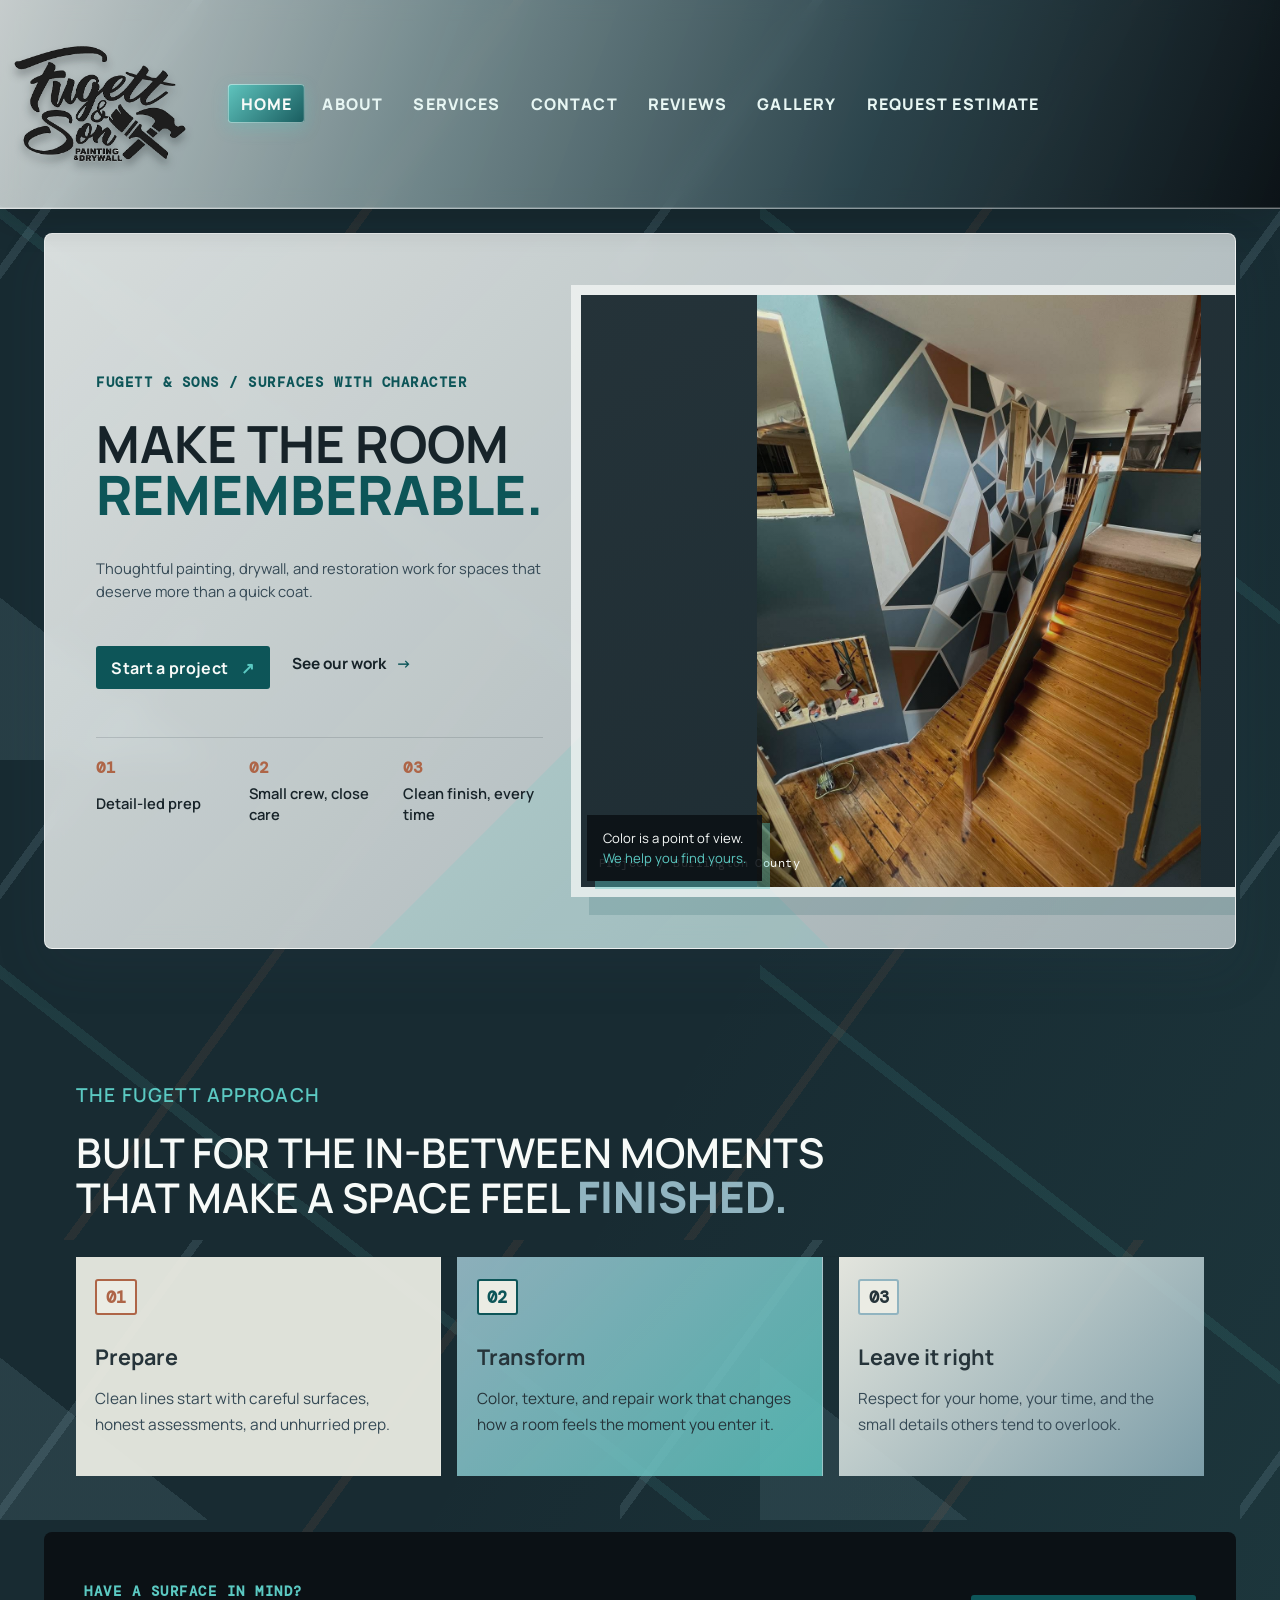
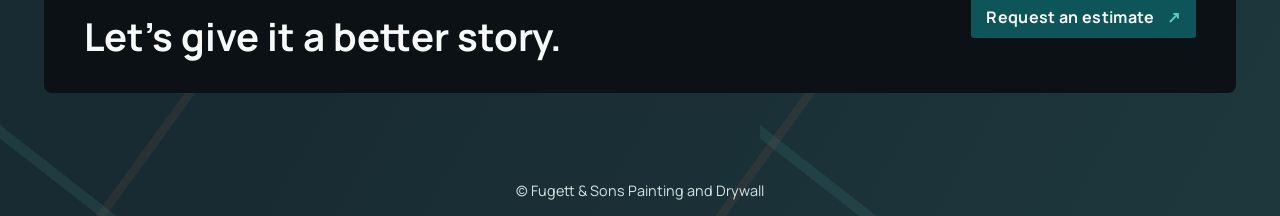
<file: index.html>
<!DOCTYPE html>
<html lang="en">
  <head>
    <meta charset="UTF-8" />
    <meta name="viewport" content="width=device-width, initial-scale=1.0" />
    <title>Fugett & Sons Painting and Drywall | Home</title>
    <link rel="stylesheet" href="styles.css" />
  </head>
  <body>
    <header class="site-header">
      <nav class="site-nav" aria-label="Main navigation">
        <a class="brand" href="index.html" aria-label="Fugett & Sons Painting and Drywall home"><img src="images/logo.png" alt="Fugett & Sons Painting and Drywall" /></a>
        <ul class="nav-links">
          <li><a class="active" href="index.html">Home</a></li>
          <li><a href="about.html">About</a></li>
          <li><a href="services.html">Services</a></li>
          <li><a href="contact.html">Contact</a></li>
          <li><a href="reviews.html">Reviews</a></li>
          <li><a href="gallery.html">Gallery</a></li>
          <li><a href="estimate.html">Request Estimate</a></li>
        </ul>
      </nav>
    </header>

    <main class="home-main">
      <section class="hero home-hero">
        <div class="hero-copy">
          <p class="eyebrow">Fugett & Sons / surfaces with character</p>
          <h1>MAKE THE ROOM<br /><em>REMEMBERABLE.</em></h1>
          <p class="hero-lede">
            Thoughtful painting, drywall, and restoration work for spaces that deserve more than a quick coat.
          </p>
          <div class="hero-actions">
            <a class="btn" href="estimate.html">Start a project <span aria-hidden="true">↗</span></a>
            <a class="text-link" href="gallery.html">See our work <span aria-hidden="true">→</span></a>
          </div>
          <div class="hero-stats" aria-label="Company highlights">
            <div><strong>01</strong><span>Detail-led prep</span></div>
            <div><strong>02</strong><span>Small crew, close care</span></div>
            <div><strong>03</strong><span>Clean finish, every time</span></div>
          </div>
        </div>
        <div class="hero-visual">
          <figure class="visual-frame">
            <img src="images/interior-abstract.JPG" alt="Geometric blue-grey accent wall and finished wood staircase" width="1024" height="768" loading="eager" decoding="async" fetchpriority="high" />
            <figcaption class="image-tag">Project / Burlington County</figcaption>
          </figure>
          <div class="color-index" aria-hidden="true"><i></i><i></i><i></i><i></i></div>
          <p class="visual-note">Color is a point of view.<br /><span>We help you find yours.</span></p>
        </div>
      </section>

      <section class="intro-strip">
        <p class="section-kicker">The Fugett approach</p>
        <h2><span>Built for the in-between moments</span><span>that make a space feel <em>finished.</em></span></h2>
        <div class="grid three feature-grid">
          <article class="feature-card"><span>01</span><h3>Prepare</h3><p>Clean lines start with careful surfaces, honest assessments, and unhurried prep.</p></article>
          <article class="feature-card feature-card-accent"><span>02</span><h3>Transform</h3><p>Color, texture, and repair work that changes how a room feels the moment you enter it.</p></article>
          <article class="feature-card"><span>03</span><h3>Leave it right</h3><p>Respect for your home, your time, and the small details others tend to overlook.</p></article>
        </div>
      </section>

      <section class="cta-band">
        <div><p class="section-kicker">Have a surface in mind?</p><h2>Let's give it a better story.</h2></div>
        <a class="btn btn-light" href="estimate.html">Request an estimate <span aria-hidden="true">↗</span></a>
      </section>
    </main>

    <footer>© Fugett & Sons Painting and Drywall</footer>
  </body>
</html>
</file>
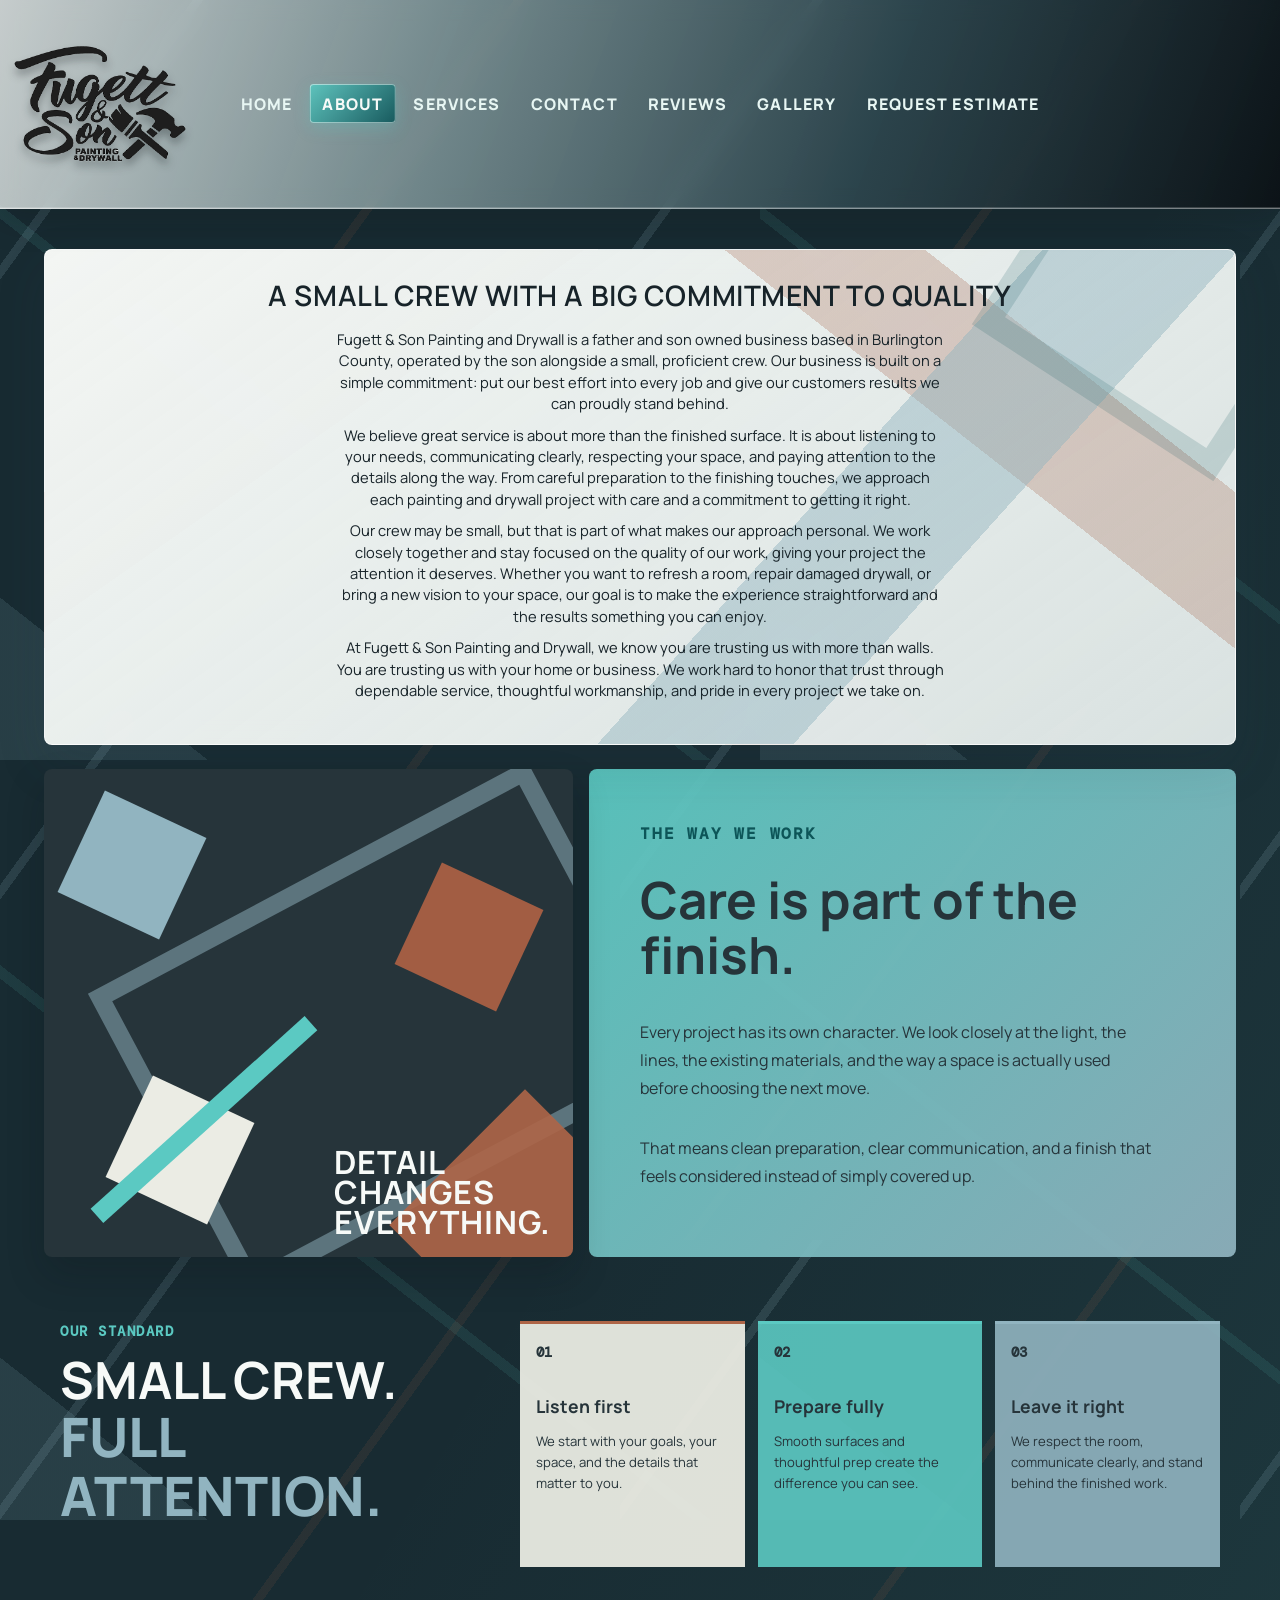
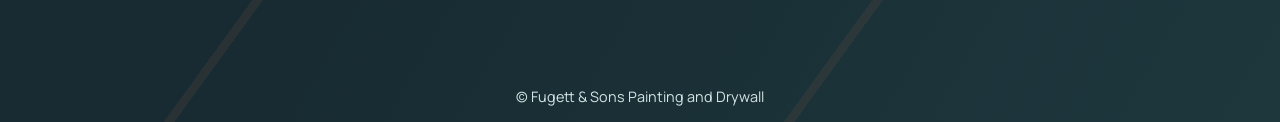
<file: about.html>
<!DOCTYPE html>
<html lang="en">
  <head>
    <meta charset="UTF-8" />
    <meta name="viewport" content="width=device-width, initial-scale=1.0" />
    <title>Fugett & Sons Painting and Drywall | About</title>
    <link rel="stylesheet" href="styles.css" />
  </head>
  <body>
    <header class="site-header">
      <nav class="site-nav" aria-label="Main navigation">
        <a class="brand" href="index.html" aria-label="Fugett & Sons Painting and Drywall home"><img src="images/logo.png" alt="Fugett & Sons Painting and Drywall" /></a>
        <ul class="nav-links">
          <li><a href="index.html">Home</a></li>
          <li><a class="active" href="about.html">About</a></li>
          <li><a href="services.html">Services</a></li>
          <li><a href="contact.html">Contact</a></li>
          <li><a href="reviews.html">Reviews</a></li>
          <li><a href="gallery.html">Gallery</a></li>
          <li><a href="estimate.html">Request Estimate</a></li>
        </ul>
      </nav>
    </header>

    <main>
      <section class="hero about-hero">
        <h1>A small crew with a big commitment to quality</h1>
        <p>
          Fugett & Son Painting and Drywall is a father and son owned business based in Burlington County, operated by
          the son alongside a small, proficient crew. Our business is built on a simple commitment: put our best effort
          into every job and give our customers results we can proudly stand behind.
        </p>
        <p>
          We believe great service is about more than the finished surface. It is about listening to your needs,
          communicating clearly, respecting your space, and paying attention to the details along the way. From careful
          preparation to the finishing touches, we approach each painting and drywall project with care and a commitment
          to getting it right.
        </p>
        <p>
          Our crew may be small, but that is part of what makes our approach personal. We work closely together and
          stay focused on the quality of our work, giving your project the attention it deserves. Whether you want to
          refresh a room, repair damaged drywall, or bring a new vision to your space, our goal is to make the
          experience straightforward and the results something you can enjoy.
        </p>
        <p>
          At Fugett & Son Painting and Drywall, we know you are trusting us with more than walls. You are trusting us
          with your home or business. We work hard to honor that trust through dependable service, thoughtful
          workmanship, and pride in every project we take on.
        </p>
      </section>

      <section class="about-principles">
        <div class="about-principle-art" aria-hidden="true">
          <span class="art-square art-square-blue"></span>
          <span class="art-square art-square-rust"></span>
          <span class="art-square art-square-light"></span>
          <span class="art-line"></span>
          <strong>DETAIL<br />CHANGES<br />EVERYTHING.</strong>
        </div>
        <div class="about-principle-copy">
          <p class="section-kicker">The way we work</p>
          <h2>Care is part of the finish.</h2>
          <p>Every project has its own character. We look closely at the light, the lines, the existing materials, and the way a space is actually used before choosing the next move.</p>
          <p>That means clean preparation, clear communication, and a finish that feels considered instead of simply covered up.</p>
        </div>
      </section>

      <section class="about-standard">
        <div class="about-standard-heading"><p class="section-kicker">Our standard</p><h2>Small crew.<br /><em>Full attention.</em></h2></div>
        <div class="about-standard-cards">
          <article><span>01</span><h3>Listen first</h3><p>We start with your goals, your space, and the details that matter to you.</p></article>
          <article><span>02</span><h3>Prepare fully</h3><p>Smooth surfaces and thoughtful prep create the difference you can see.</p></article>
          <article><span>03</span><h3>Leave it right</h3><p>We respect the room, communicate clearly, and stand behind the finished work.</p></article>
        </div>
      </section>
    </main>

    <footer>© Fugett & Sons Painting and Drywall</footer>
  </body>
</html>
</file>
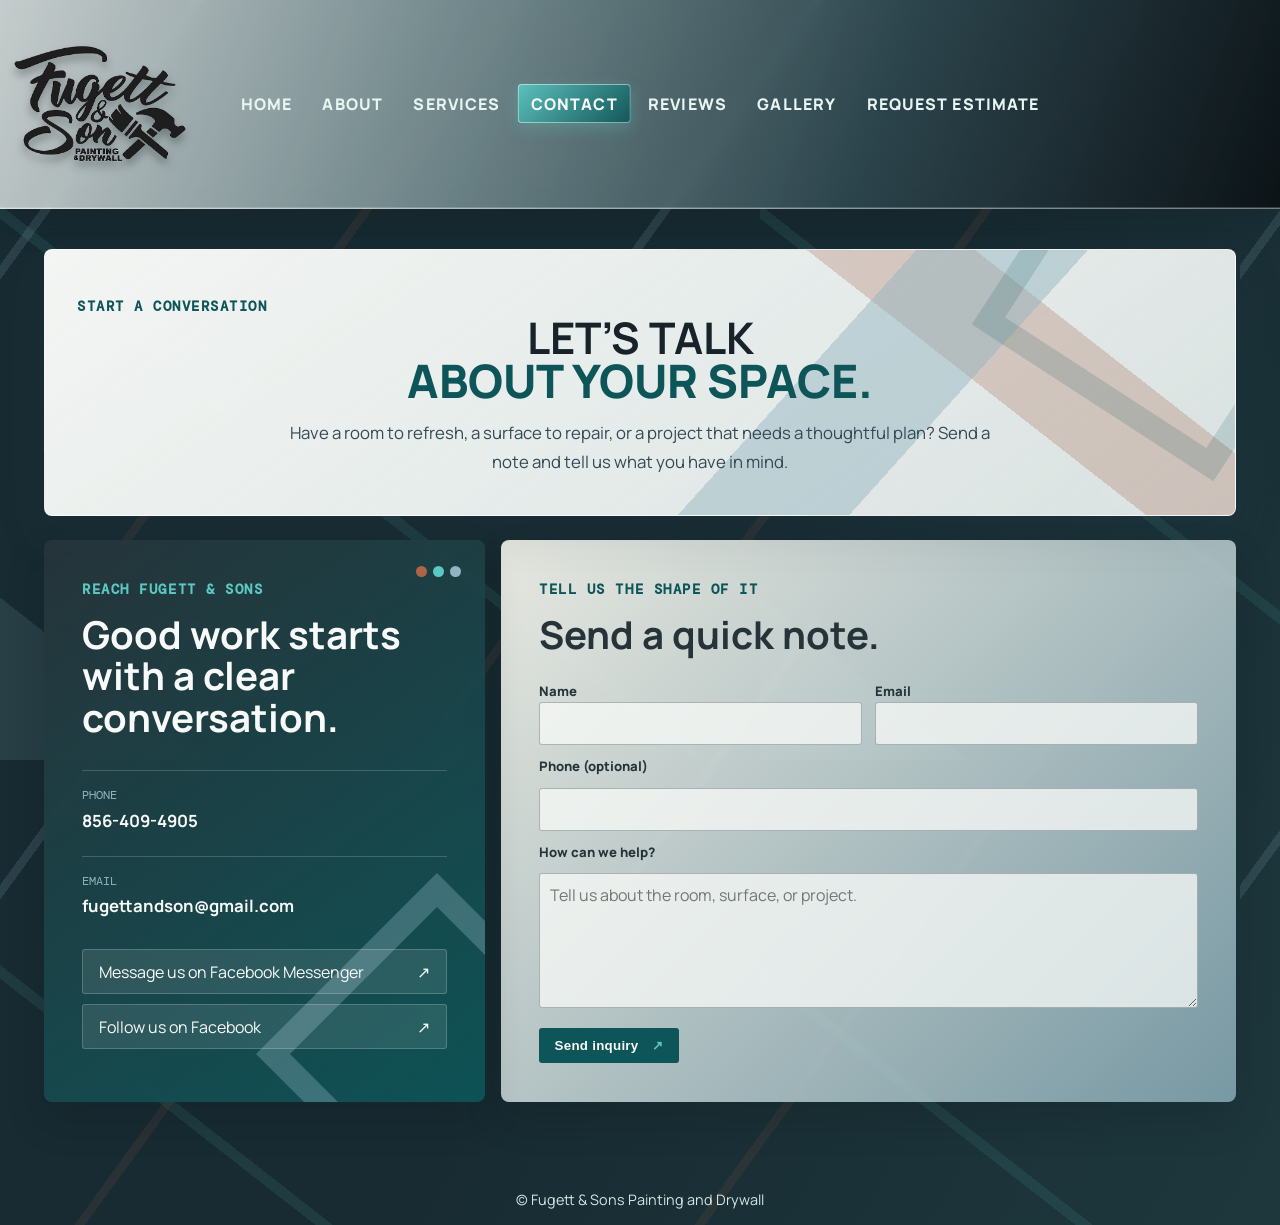
<file: contact.html>
<!DOCTYPE html>
<html lang="en">
  <head>
    <meta charset="UTF-8" />
    <meta name="viewport" content="width=device-width, initial-scale=1.0" />
    <title>Fugett & Sons Painting and Drywall | Contact</title>
    <link rel="stylesheet" href="styles.css" />
  </head>
  <body>
    <header class="site-header">
      <nav class="site-nav" aria-label="Main navigation">
        <a class="brand" href="index.html" aria-label="Fugett & Sons Painting and Drywall home"><img src="images/logo.png" alt="Fugett & Sons Painting and Drywall" /></a>
        <ul class="nav-links">
          <li><a href="index.html">Home</a></li>
          <li><a href="about.html">About</a></li>
          <li><a href="services.html">Services</a></li>
          <li><a class="active" href="contact.html">Contact</a></li>
          <li><a href="reviews.html">Reviews</a></li>
          <li><a href="gallery.html">Gallery</a></li>
          <li><a href="estimate.html">Request Estimate</a></li>
        </ul>
      </nav>
    </header>

    <main class="contact-page">
      <section class="hero contact-intro">
        <p class="section-kicker">Start a conversation</p>
        <h1>Let’s talk<br /><em>about your space.</em></h1>
        <p>Have a room to refresh, a surface to repair, or a project that needs a thoughtful plan? Send a note and tell us what you have in mind.</p>
      </section>

      <section class="contact-layout">
        <aside class="contact-details">
          <p class="section-kicker">Reach Fugett &amp; Sons</p>
          <h2>Good work starts with a clear conversation.</h2>
          <div class="contact-detail-item"><span>Phone</span><a href="tel:8564094905">856-409-4905</a></div>
          <div class="contact-detail-item"><span>Email</span><a href="mailto:fugettandson@gmail.com">fugettandson@gmail.com</a></div>
          <div class="contact-links">
            <a href="https://m.me/fugettandson" target="_blank" rel="noopener noreferrer">Message us on Facebook Messenger <span aria-hidden="true">↗</span></a>
            <a href="https://www.facebook.com/fugettandson/" target="_blank" rel="noopener noreferrer">Follow us on Facebook <span aria-hidden="true">↗</span></a>
          </div>
          <div class="contact-mark" aria-hidden="true"><i></i><i></i><i></i></div>
        </aside>

        <section class="contact-form-card" aria-labelledby="contact-form-title">
          <p class="section-kicker">Tell us the shape of it</p>
          <h2 id="contact-form-title">Send a quick note.</h2>
          <form action="mailto:fugettandson@gmail.com" method="post" enctype="text/plain">
            <div class="form-row">
              <div><label for="contactName">Name</label><input id="contactName" name="Name" required /></div>
              <div><label for="contactEmail">Email</label><input id="contactEmail" name="Email" type="email" required /></div>
            </div>
            <label for="contactPhone">Phone (optional)</label>
            <input id="contactPhone" name="Phone" type="tel" />
            <label for="contactMessage">How can we help?</label>
            <textarea id="contactMessage" name="Message" required placeholder="Tell us about the room, surface, or project."></textarea>
            <button class="btn" type="submit">Send inquiry <span aria-hidden="true">↗</span></button>
          </form>
        </section>
      </section>
    </main>

    <footer>© Fugett & Sons Painting and Drywall</footer>
  </body>
</html>
</file>
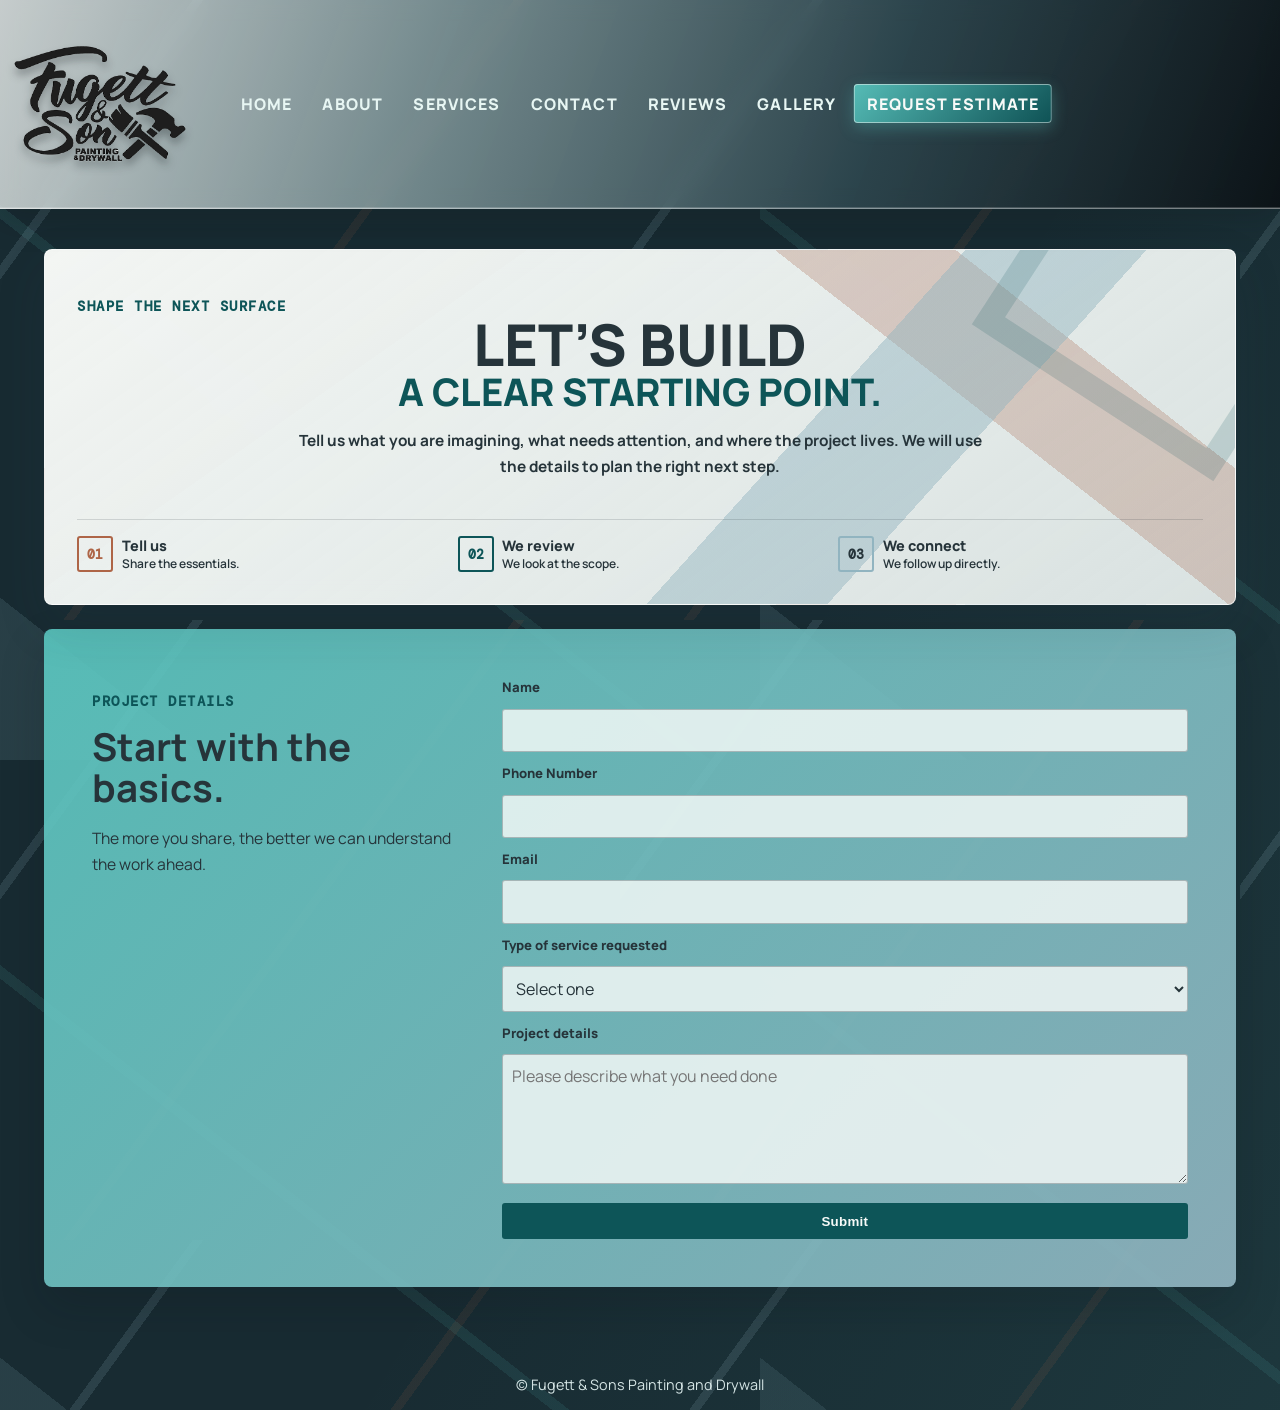
<file: estimate.html>
<!DOCTYPE html>
<html lang="en">
  <head>
    <meta charset="UTF-8" />
    <meta name="viewport" content="width=device-width, initial-scale=1.0" />
    <title>Fugett & Sons Painting and Drywall | Request Estimate</title>
    <link rel="stylesheet" href="styles.css" />
  </head>
  <body>
    <header class="site-header">
      <nav class="site-nav" aria-label="Main navigation">
        <a class="brand" href="index.html" aria-label="Fugett & Sons Painting and Drywall home"><img src="images/logo.png" alt="Fugett & Sons Painting and Drywall" /></a>
        <ul class="nav-links">
          <li><a href="index.html">Home</a></li>
          <li><a href="about.html">About</a></li>
          <li><a href="services.html">Services</a></li>
          <li><a href="contact.html">Contact</a></li>
          <li><a href="reviews.html">Reviews</a></li>
          <li><a href="gallery.html">Gallery</a></li>
          <li><a class="active" href="estimate.html">Request Estimate</a></li>
        </ul>
      </nav>
    </header>

    <main class="estimate-page">
      <section class="hero estimate-intro">
        <p class="section-kicker">Shape the next surface</p>
        <h1><span>LET’S BUILD</span><span><em>A CLEAR STARTING POINT.</em></span></h1>
        <p class="estimate-summary">Tell us what you are imagining, what needs attention, and where the project lives. We will use the details to plan the right next step.</p>
        <div class="estimate-steps" aria-label="Estimate process">
          <div><span>01</span><strong>Tell us</strong><small>Share the essentials.</small></div>
          <div><span>02</span><strong>We review</strong><small>We look at the scope.</small></div>
          <div><span>03</span><strong>We connect</strong><small>We follow up directly.</small></div>
        </div>
      </section>

      <section class="estimate-form-panel">
        <div class="estimate-form-heading">
          <p class="section-kicker">Project details</p>
          <h2>Start with the basics.</h2>
          <p>The more you share, the better we can understand the work ahead.</p>
        </div>
        <form id="estimateForm" action="mailto:fugettanson@gmail.com" method="post" enctype="text/plain">
          <label for="name">Name</label>
          <input id="name" name="name" required />

          <label for="phone">Phone Number</label>
          <input id="phone" name="phone" type="tel" required />

          <label for="email">Email</label>
          <input id="email" name="email" type="email" required />

          <label for="serviceType">Type of service requested</label>
          <select id="serviceType" name="serviceType" required>
            <option value="">Select one</option>
            <option value="Residential">Residential</option>
            <option value="Commercial">Commercial</option>
            <option value="Other">Other</option>
          </select>

          <div id="residentialGroup" class="hidden">
            <label for="residentialType">Residential service type</label>
            <select id="residentialType" name="residentialType">
              <option value="">Select one</option>
              <option value="Exterior">Exterior</option>
              <option value="Interior">Interior</option>
            </select>
          </div>

          <div id="exteriorGroup" class="hidden">
            <label for="exteriorType">Exterior options</label>
            <select id="exteriorType" name="exteriorType">
              <option value="">Select one</option>
              <option value="Exterior walls">Exterior walls</option>
              <option value="Exterior Doors">Exterior Doors</option>
              <option value="Patio Furniture">Patio Furniture</option>
              <option value="Other">Other</option>
            </select>
          </div>

          <div id="interiorGroup" class="hidden">
            <label for="interiorType">Interior options</label>
            <select id="interiorType" name="interiorType">
              <option value="">Select one</option>
              <option value="Room">Room</option>
              <option value="Walls">Walls</option>
              <option value="Ceilings">Ceilings</option>
              <option value="Stair Railings">Stair Railings</option>
              <option value="Other">Other</option>
            </select>
          </div>

          <div id="roomSqftGroup" class="hidden">
            <label for="roomSqft">Room square feet</label>
            <input id="roomSqft" name="roomSqft" type="number" min="1" placeholder="Enter room sq ft" />
          </div>

          <label for="details">Project details</label>
          <textarea id="details" name="details" placeholder="Please describe what you need done"></textarea>

          <button class="btn" type="submit">Submit</button>
        </form>

        <p id="thankYouNotice" class="notice hidden">
          Thank you for requesting an estimate. We will contact you within 24 hours to schedule your estimate.
        </p>
      </section>
    </main>

    <footer>© Fugett & Sons Painting and Drywall</footer>
    <script src="script.js"></script>
  </body>
</html>
</file>
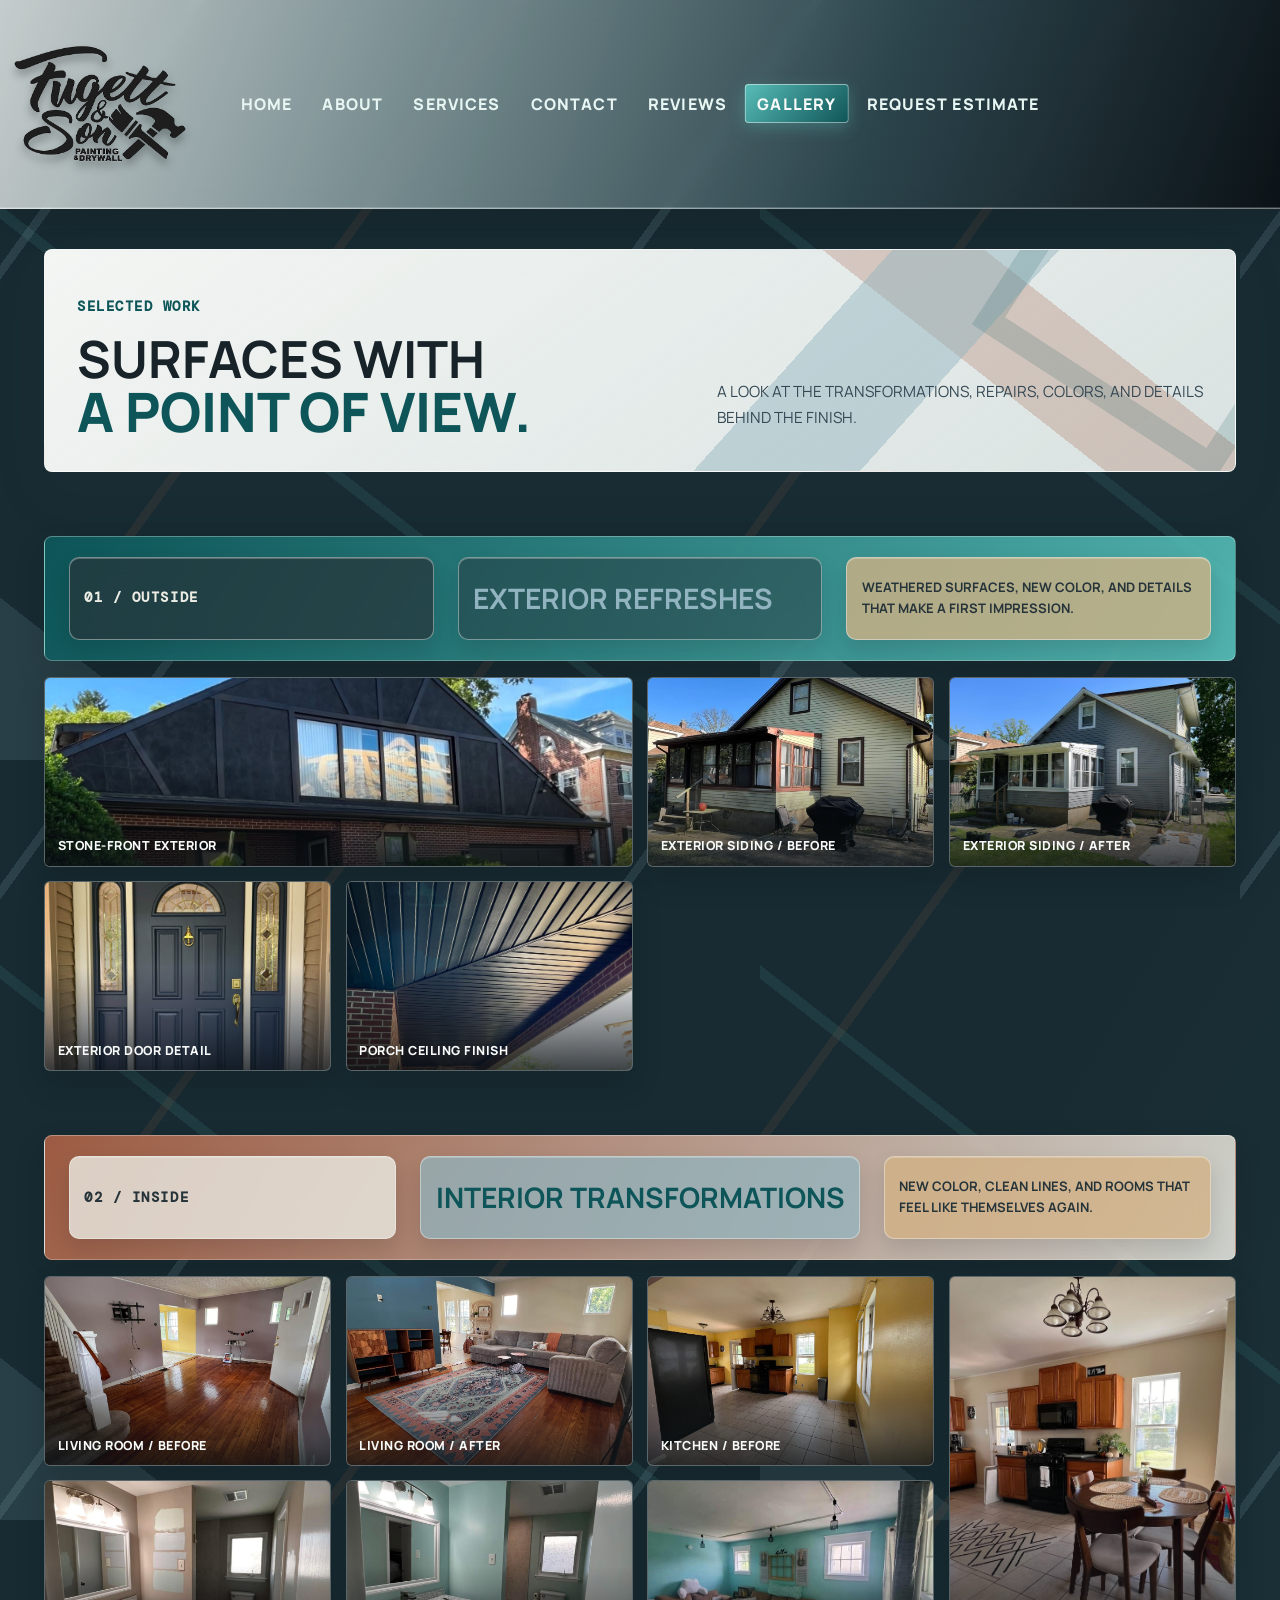
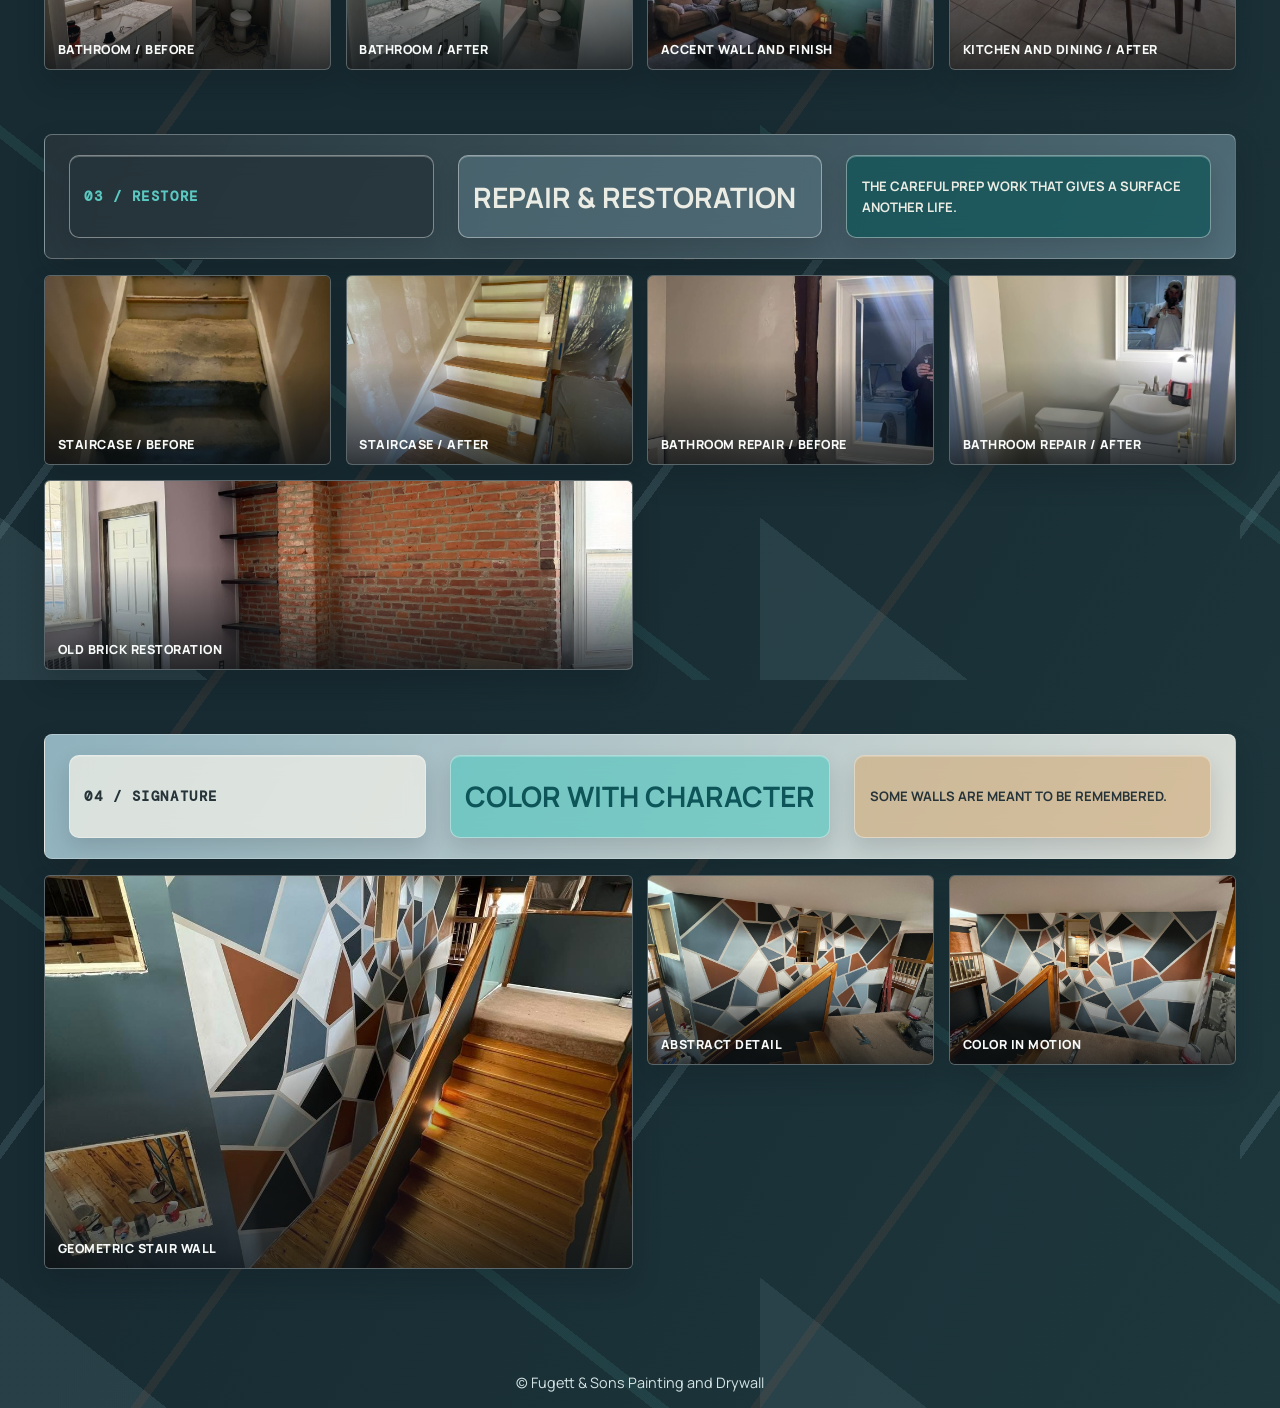
<file: gallery.html>
<!DOCTYPE html>
<html lang="en">
  <head>
    <meta charset="UTF-8" />
    <meta name="viewport" content="width=device-width, initial-scale=1.0" />
    <title>Fugett & Sons Painting and Drywall | Gallery</title>
    <link rel="stylesheet" href="styles.css" />
  </head>
  <body>
    <header class="site-header">
      <nav class="site-nav" aria-label="Main navigation">
        <a class="brand" href="index.html" aria-label="Fugett & Sons Painting and Drywall home"><img src="images/logo.png" alt="Fugett & Sons Painting and Drywall" /></a>
        <ul class="nav-links">
          <li><a href="index.html">Home</a></li>
          <li><a href="about.html">About</a></li>
          <li><a href="services.html">Services</a></li>
          <li><a href="contact.html">Contact</a></li>
          <li><a href="reviews.html">Reviews</a></li>
          <li><a class="active" href="gallery.html">Gallery</a></li>
          <li><a href="estimate.html">Request Estimate</a></li>
        </ul>
      </nav>
    </header>

    <main class="gallery-page">
      <section class="hero gallery-intro">
        <p class="section-kicker">Selected work</p>
        <h1>Surfaces with<br /><em>a point of view.</em></h1>
        <p>A look at the transformations, repairs, colors, and details behind the finish.</p>
      </section>

      <section class="gallery-category">
        <div class="gallery-category-heading gallery-heading-exterior"><p class="section-kicker">01 / outside</p><h2>Exterior refreshes</h2><p>Weathered surfaces, new color, and details that make a first impression.</p></div>
        <div class="gallery-grid">
          <figure class="gallery-photo gallery-photo-wide"><img src="images/exterior-house.JPG" alt="Stone-front house with freshly finished exterior" /><figcaption>Stone-front exterior</figcaption></figure>
          <figure class="gallery-photo"><img src="images/exterior-house-3.JPG" alt="Exterior house before gray siding and trim work" /><figcaption>Exterior siding / before</figcaption></figure>
          <figure class="gallery-photo"><img src="images/exterior-house-3 after.JPG" alt="Finished gray exterior with white trim" /><figcaption>Exterior siding / after</figcaption></figure>
          <figure class="gallery-photo"><img src="images/ext-door1.JPG" alt="Deep blue front door with white trim" /><figcaption>Exterior door detail</figcaption></figure>
          <figure class="gallery-photo"><img src="images/exterior-porch-ceiling.JPG" alt="Finished dark porch ceiling and brick exterior" /><figcaption>Porch ceiling finish</figcaption></figure>
        </div>
      </section>

      <section class="gallery-category">
        <div class="gallery-category-heading gallery-heading-interior"><p class="section-kicker">02 / inside</p><h2>Interior transformations</h2><p>New color, clean lines, and rooms that feel like themselves again.</p></div>
        <div class="gallery-grid">
          <figure class="gallery-photo"><img src="images/living-room1.JPG" alt="Living room before painting" /><figcaption>Living room / before</figcaption></figure>
          <figure class="gallery-photo"><img src="images/living-1after.JPG" alt="Finished living room with warm wall color and hardwood floors" /><figcaption>Living room / after</figcaption></figure>
          <figure class="gallery-photo"><img src="images/kitchen-1.JPG" alt="Kitchen before painting" /><figcaption>Kitchen / before</figcaption></figure>
          <figure class="gallery-photo gallery-photo-tall"><img src="images/kitchen-1after.JPG" alt="Finished kitchen and dining area" /><figcaption>Kitchen and dining / after</figcaption></figure>
          <figure class="gallery-photo"><img src="images/interior-bath.JPG" alt="Bathroom before painting and finishing" /><figcaption>Bathroom / before</figcaption></figure>
          <figure class="gallery-photo"><img src="images/interior-bath-after.JPG" alt="Finished bathroom with soft green walls" /><figcaption>Bathroom / after</figcaption></figure>
          <figure class="gallery-photo"><img src="images/living-room-2.JPG" alt="Living room with blue accent wall and finished wood floor" /><figcaption>Accent wall and finish</figcaption></figure>
        </div>
      </section>

      <section class="gallery-category">
        <div class="gallery-category-heading gallery-heading-restore"><p class="section-kicker">03 / restore</p><h2>Repair &amp; restoration</h2><p>The careful prep work that gives a surface another life.</p></div>
        <div class="gallery-grid">
          <figure class="gallery-photo"><img src="images/stairs-before.JPG" alt="Staircase before restoration" /><figcaption>Staircase / before</figcaption></figure>
          <figure class="gallery-photo"><img src="images/stairs-after.JPG" alt="Restored staircase with finished wood treads" /><figcaption>Staircase / after</figcaption></figure>
          <figure class="gallery-photo"><img src="images/bathroom-repair.JPG" alt="Bathroom wall before repair" /><figcaption>Bathroom repair / before</figcaption></figure>
          <figure class="gallery-photo"><img src="images/bathroom-repair-after.JPG" alt="Finished bathroom after wall repair" /><figcaption>Bathroom repair / after</figcaption></figure>
          <figure class="gallery-photo gallery-photo-wide"><img src="images/restore-brick-1.JPG" alt="Restored exposed brick wall" /><figcaption>Old brick restoration</figcaption></figure>
        </div>
      </section>

      <section class="gallery-category gallery-category-featured">
        <div class="gallery-category-heading gallery-heading-signature"><p class="section-kicker">04 / signature</p><h2>Color with character</h2><p>Some walls are meant to be remembered.</p></div>
        <div class="gallery-grid">
          <figure class="gallery-photo gallery-photo-feature"><img src="images/interior-abstract.JPG" alt="Abstract geometric blue-grey, charcoal, white, and rust wall" /><figcaption>Geometric stair wall</figcaption></figure>
          <figure class="gallery-photo"><img src="images/interior-abstract-2.JPG" alt="Second view of geometric abstract wall project" /><figcaption>Abstract detail</figcaption></figure>
          <figure class="gallery-photo"><img src="images/interior-abstract-3.JPG" alt="Wide view of geometric stair wall" /><figcaption>Color in motion</figcaption></figure>
        </div>
      </section>
    </main>

    <footer>© Fugett & Sons Painting and Drywall</footer>
    <script src="script.js"></script>
  </body>
</html>
</file>
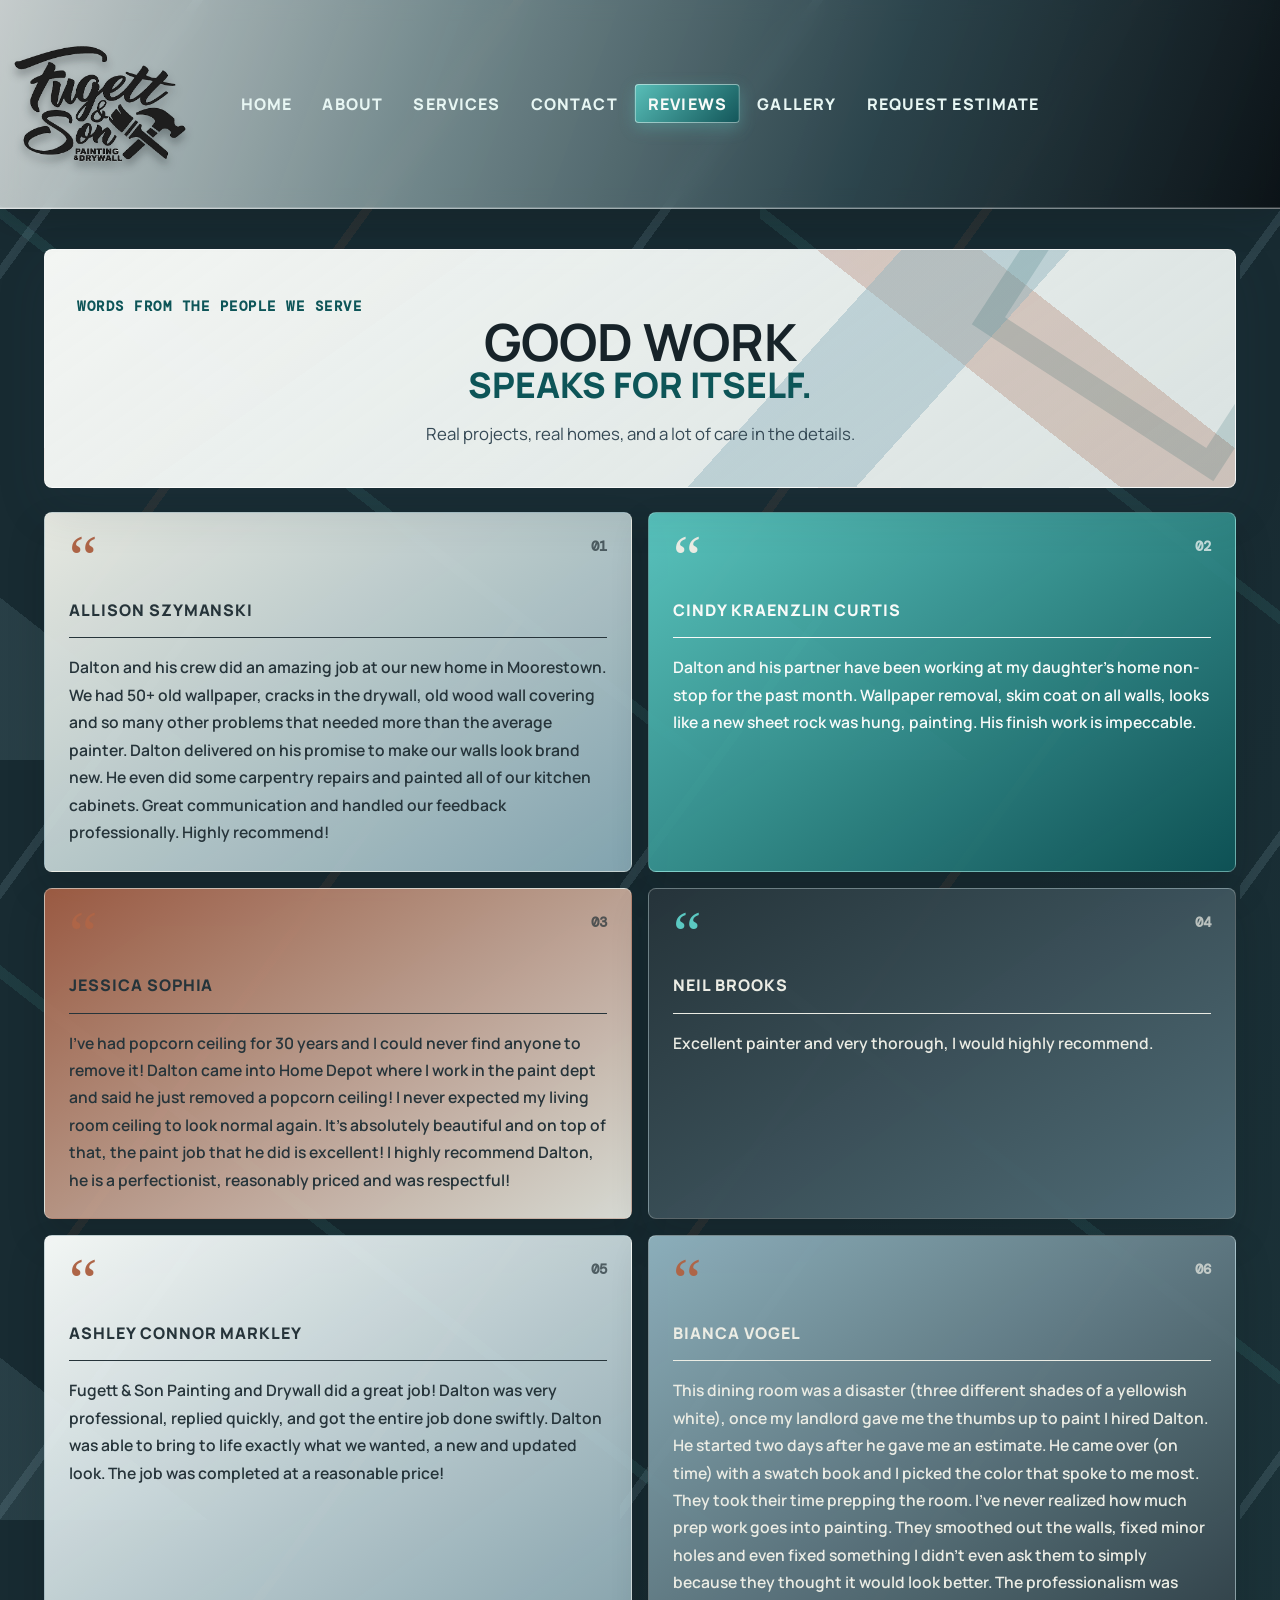
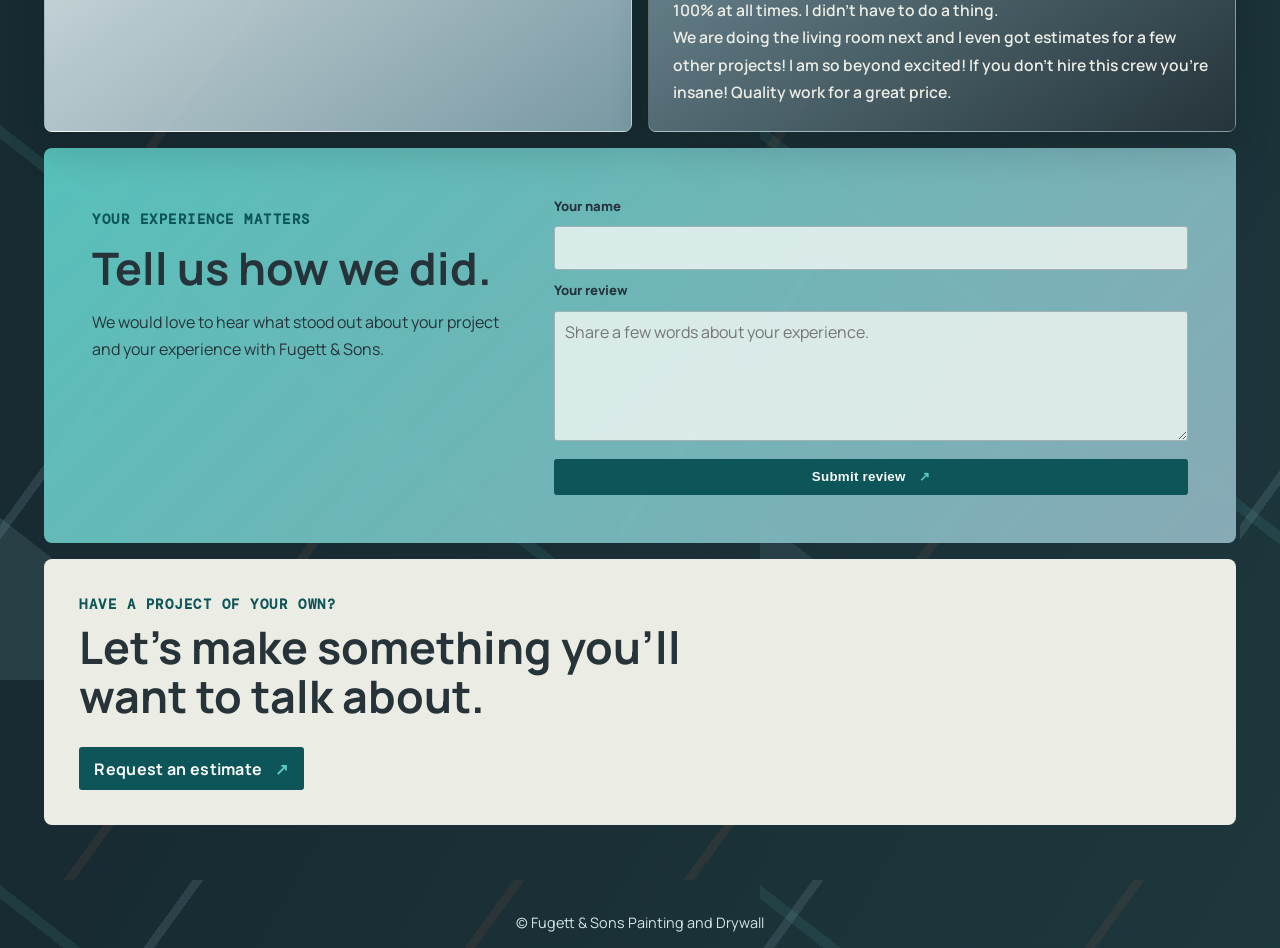
<file: reviews.html>
<!DOCTYPE html>
<html lang="en">
  <head>
    <meta charset="UTF-8" />
    <meta name="viewport" content="width=device-width, initial-scale=1.0" />
    <title>Fugett & Sons Painting and Drywall | Reviews</title>
    <link rel="stylesheet" href="styles.css" />
  </head>
  <body>
    <header class="site-header">
      <nav class="site-nav" aria-label="Main navigation">
        <a class="brand" href="index.html" aria-label="Fugett & Sons Painting and Drywall home"><img src="images/logo.png" alt="Fugett & Sons Painting and Drywall" /></a>
        <ul class="nav-links">
          <li><a href="index.html">Home</a></li>
          <li><a href="about.html">About</a></li>
          <li><a href="services.html">Services</a></li>
          <li><a href="contact.html">Contact</a></li>
          <li><a class="active" href="reviews.html">Reviews</a></li>
          <li><a href="gallery.html">Gallery</a></li>
          <li><a href="estimate.html">Request Estimate</a></li>
        </ul>
      </nav>
    </header>

    <main class="reviews-page">
      <section class="hero reviews-intro">
        <p class="section-kicker">Words from the people we serve</p>
        <h1><span>GOOD WORK</span><span><em>SPEAKS FOR ITSELF.</em></span></h1>
        <p>Real projects, real homes, and a lot of care in the details.</p>
      </section>

      <section class="review-grid" aria-label="Customer reviews">
        <article class="review-card review-card-featured">
          <div class="review-top"><span class="review-mark">“</span><span class="review-number">01</span></div>
          <p class="reviewer">Allison Szymanski</p>
          <blockquote>Dalton and his crew did an amazing job at our new home in Moorestown. We had 50+ old wallpaper, cracks in the drywall, old wood wall covering and so many other problems that needed more than the average painter. Dalton delivered on his promise to make our walls look brand new. He even did some carpentry repairs and painted all of our kitchen cabinets. Great communication and handled our feedback professionally. Highly recommend!</blockquote>
        </article>

        <article class="review-card review-card-teal">
          <div class="review-top"><span class="review-mark">“</span><span class="review-number">02</span></div>
          <p class="reviewer">Cindy Kraenzlin Curtis</p>
          <blockquote>Dalton and his partner have been working at my daughter’s home non-stop for the past month. Wallpaper removal, skim coat on all walls, looks like a new sheet rock was hung, painting. His finish work is impeccable.</blockquote>
        </article>

        <article class="review-card review-card-rust">
          <div class="review-top"><span class="review-mark">“</span><span class="review-number">03</span></div>
          <p class="reviewer">Jessica Sophia</p>
          <blockquote>I’ve had popcorn ceiling for 30 years and I could never find anyone to remove it! Dalton came into Home Depot where I work in the paint dept and said he just removed a popcorn ceiling! I never expected my living room ceiling to look normal again. It’s absolutely beautiful and on top of that, the paint job that he did is excellent! I highly recommend Dalton, he is a perfectionist, reasonably priced and was respectful!</blockquote>
        </article>

        <article class="review-card review-card-charcoal">
          <div class="review-top"><span class="review-mark">“</span><span class="review-number">04</span></div>
          <p class="reviewer">Neil Brooks</p>
          <blockquote>Excellent painter and very thorough, I would highly recommend.</blockquote>
        </article>

        <article class="review-card review-card-light">
          <div class="review-top"><span class="review-mark">“</span><span class="review-number">05</span></div>
          <p class="reviewer">Ashley Connor Markley</p>
          <blockquote>Fugett &amp; Son Painting and Drywall did a great job! Dalton was very professional, replied quickly, and got the entire job done swiftly. Dalton was able to bring to life exactly what we wanted, a new and updated look. The job was completed at a reasonable price!</blockquote>
        </article>

        <article class="review-card review-card-blue">
          <div class="review-top"><span class="review-mark">“</span><span class="review-number">06</span></div>
          <p class="reviewer">Bianca Vogel</p>
          <blockquote>This dining room was a disaster (three different shades of a yellowish white), once my landlord gave me the thumbs up to paint I hired Dalton. He started two days after he gave me an estimate. He came over (on time) with a swatch book and I picked the color that spoke to me most. They took their time prepping the room. I’ve never realized how much prep work goes into painting. They smoothed out the walls, fixed minor holes and even fixed something I didn’t even ask them to simply because they thought it would look better. The professionalism was 100% at all times. I didn’t have to do a thing.</blockquote>
          <blockquote>We are doing the living room next and I even got estimates for a few other projects! I am so beyond excited! If you don’t hire this crew you’re insane! Quality work for a great price.</blockquote>
        </article>
      </section>

      <section class="review-submit" aria-labelledby="review-submit-title">
        <div class="review-submit-copy">
          <p class="section-kicker">Your experience matters</p>
          <h2 id="review-submit-title">Tell us how we did.</h2>
          <p>We would love to hear what stood out about your project and your experience with Fugett &amp; Sons.</p>
        </div>
        <form action="mailto:fugettandson@gmail.com" method="post" enctype="text/plain">
          <label for="reviewerName">Your name</label>
          <input id="reviewerName" name="Name" required />
          <label for="reviewText">Your review</label>
          <textarea id="reviewText" name="Review" required placeholder="Share a few words about your experience."></textarea>
          <button class="btn" type="submit">Submit review <span aria-hidden="true">↗</span></button>
        </form>
      </section>

      <section class="reviews-cta">
        <p class="section-kicker">Have a project of your own?</p>
        <h2>Let’s make something you’ll want to talk about.</h2>
        <a class="btn" href="estimate.html">Request an estimate <span aria-hidden="true">↗</span></a>
      </section>
    </main>

    <footer>© Fugett & Sons Painting and Drywall</footer>
  </body>
</html>
</file>
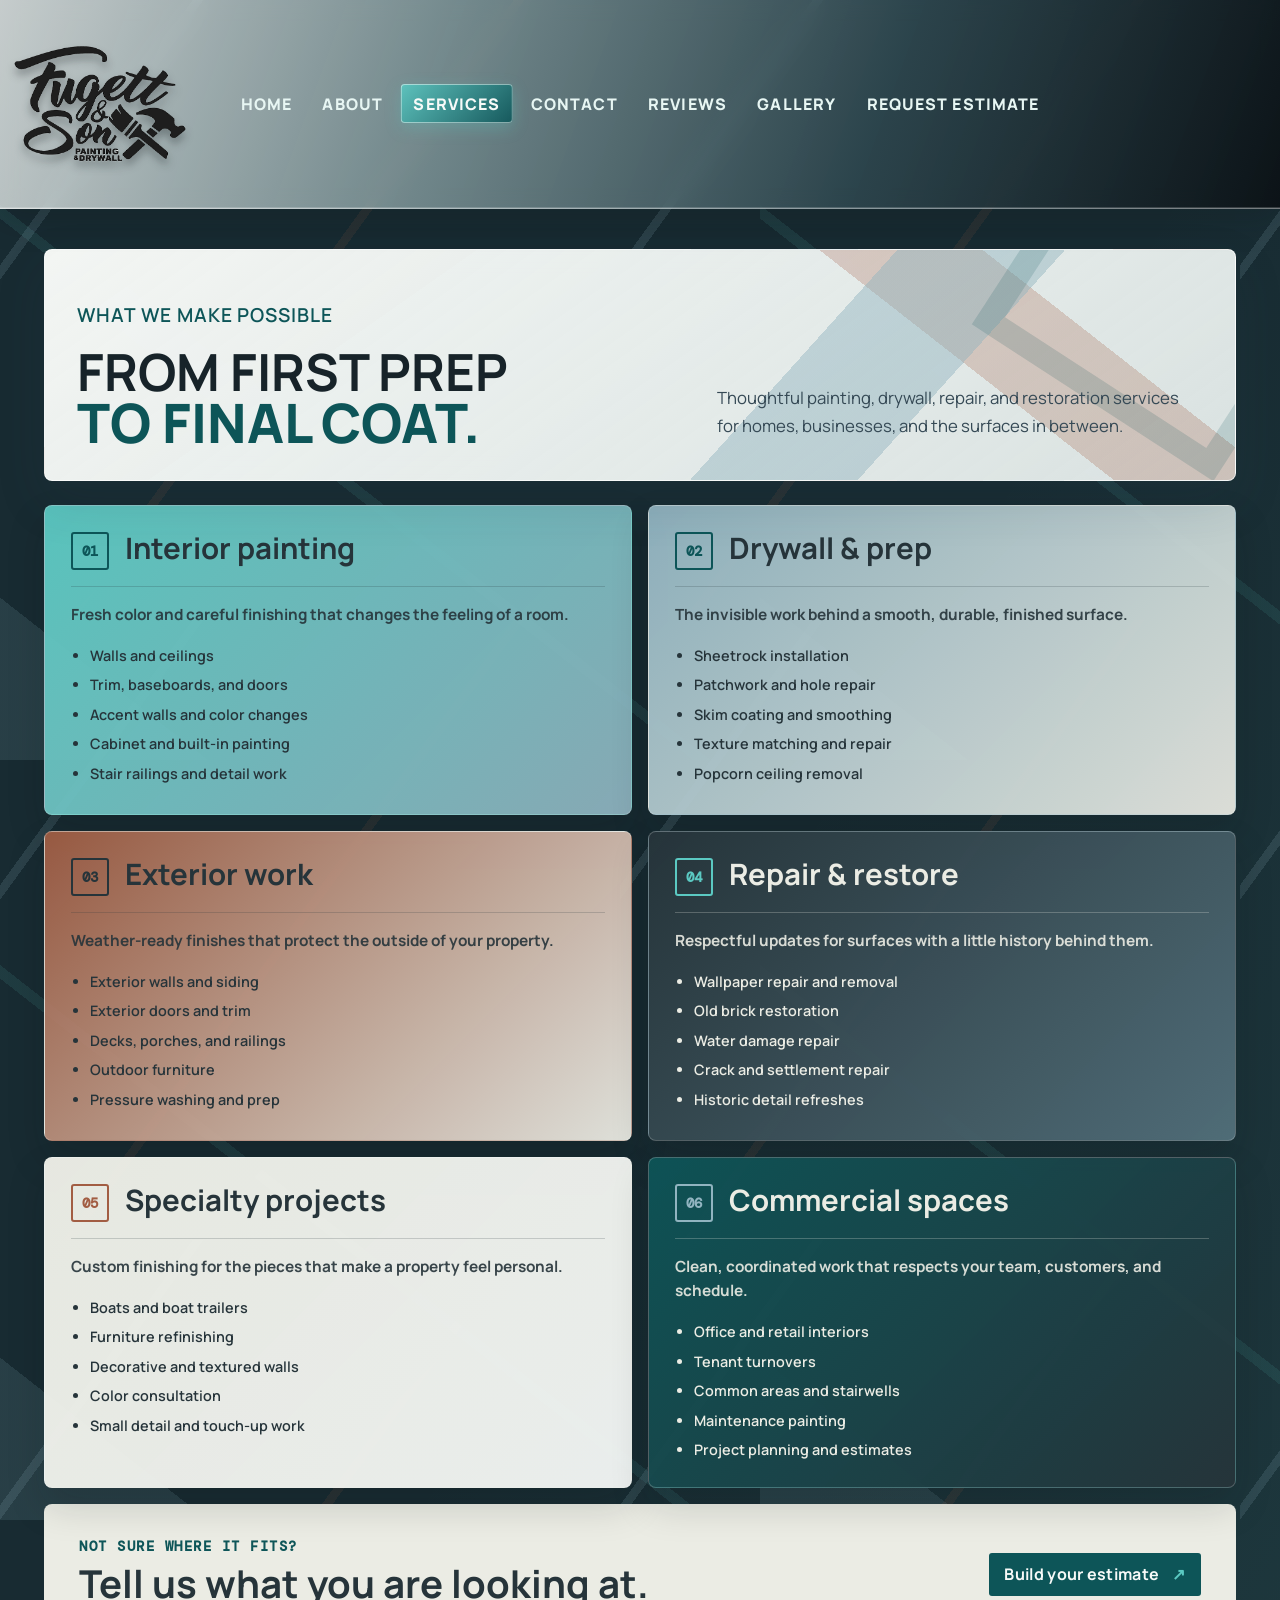
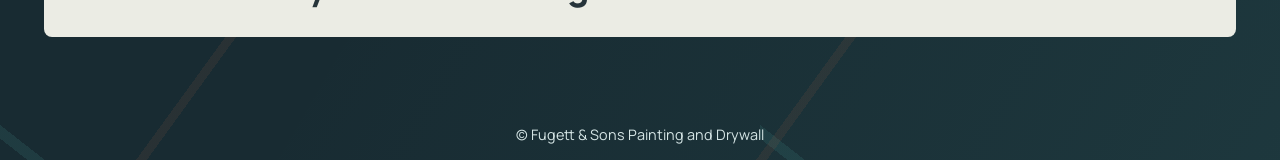
<file: services.html>
<!DOCTYPE html>
<html lang="en">
  <head>
    <meta charset="UTF-8" />
    <meta name="viewport" content="width=device-width, initial-scale=1.0" />
    <title>Fugett & Sons Painting and Drywall | Services</title>
    <link rel="stylesheet" href="styles.css" />
  </head>
  <body>
    <header class="site-header">
      <nav class="site-nav" aria-label="Main navigation">
        <a class="brand" href="index.html" aria-label="Fugett & Sons Painting and Drywall home"><img src="images/logo.png" alt="Fugett & Sons Painting and Drywall" /></a>
        <ul class="nav-links">
          <li><a href="index.html">Home</a></li>
          <li><a href="about.html">About</a></li>
          <li><a class="active" href="services.html">Services</a></li>
          <li><a href="contact.html">Contact</a></li>
          <li><a href="reviews.html">Reviews</a></li>
          <li><a href="gallery.html">Gallery</a></li>
          <li><a href="estimate.html">Request Estimate</a></li>
        </ul>
      </nav>
    </header>

    <main class="services-page">
      <section class="hero services-intro">
        <p class="section-kicker">What we make possible</p>
        <h1>From first prep<br /><em>to final coat.</em></h1>
        <p>Thoughtful painting, drywall, repair, and restoration services for homes, businesses, and the surfaces in between.</p>
      </section>

      <section class="service-categories" aria-label="Our services">
        <article class="service-category service-category-teal">
          <div class="service-heading"><span>01</span><h2>Interior painting</h2></div>
          <p>Fresh color and careful finishing that changes the feeling of a room.</p>
          <ul>
            <li>Walls and ceilings</li>
            <li>Trim, baseboards, and doors</li>
            <li>Accent walls and color changes</li>
            <li>Cabinet and built-in painting</li>
            <li>Stair railings and detail work</li>
          </ul>
        </article>

        <article class="service-category service-category-blue">
          <div class="service-heading"><span>02</span><h2>Drywall &amp; prep</h2></div>
          <p>The invisible work behind a smooth, durable, finished surface.</p>
          <ul>
            <li>Sheetrock installation</li>
            <li>Patchwork and hole repair</li>
            <li>Skim coating and smoothing</li>
            <li>Texture matching and repair</li>
            <li>Popcorn ceiling removal</li>
          </ul>
        </article>

        <article class="service-category service-category-rust">
          <div class="service-heading"><span>03</span><h2>Exterior work</h2></div>
          <p>Weather-ready finishes that protect the outside of your property.</p>
          <ul>
            <li>Exterior walls and siding</li>
            <li>Exterior doors and trim</li>
            <li>Decks, porches, and railings</li>
            <li>Outdoor furniture</li>
            <li>Pressure washing and prep</li>
          </ul>
        </article>

        <article class="service-category service-category-charcoal">
          <div class="service-heading"><span>04</span><h2>Repair &amp; restore</h2></div>
          <p>Respectful updates for surfaces with a little history behind them.</p>
          <ul>
            <li>Wallpaper repair and removal</li>
            <li>Old brick restoration</li>
            <li>Water damage repair</li>
            <li>Crack and settlement repair</li>
            <li>Historic detail refreshes</li>
          </ul>
        </article>

        <article class="service-category service-category-light">
          <div class="service-heading"><span>05</span><h2>Specialty projects</h2></div>
          <p>Custom finishing for the pieces that make a property feel personal.</p>
          <ul>
            <li>Boats and boat trailers</li>
            <li>Furniture refinishing</li>
            <li>Decorative and textured walls</li>
            <li>Color consultation</li>
            <li>Small detail and touch-up work</li>
          </ul>
        </article>

        <article class="service-category service-category-mixed">
          <div class="service-heading"><span>06</span><h2>Commercial spaces</h2></div>
          <p>Clean, coordinated work that respects your team, customers, and schedule.</p>
          <ul>
            <li>Office and retail interiors</li>
            <li>Tenant turnovers</li>
            <li>Common areas and stairwells</li>
            <li>Maintenance painting</li>
            <li>Project planning and estimates</li>
          </ul>
        </article>
      </section>

      <section class="services-cta">
        <div><p class="section-kicker">Not sure where it fits?</p><h2>Tell us what you are looking at.</h2></div>
        <a class="btn" href="estimate.html">Build your estimate <span aria-hidden="true">↗</span></a>
      </section>
    </main>

    <footer>© Fugett & Sons Painting and Drywall</footer>
  </body>
</html>
</file>
<file: styles.css>
@import url("https://fonts.googleapis.com/css2?family=DM+Mono:wght@400;500&family=Manrope:wght@400;500;600;700;800&display=swap");

:root {
  --night: #0b1115;
  --ink: #172329;
  --slate: #354955;
  --blue-grey: #8ba1ad;
  --mist: #dce7e9;
  --white: #f7faf8;
  --teal: #5bc9c2;
  --teal-dark: #0d5558;
  --rust: #ae6547;
  --wall-blue: #91b4c0;
  --wall-charcoal: #26343a;
  --wall-white: #ebece4;
  --wall-rust: #a25d43;
  --tan: #d2b184;
  --glass: rgba(224, 237, 238, 0.82);
  --line: rgba(23, 35, 41, 0.15);
}

* {
  box-sizing: border-box;
}

body {
  margin: 0;
  font-family: "Manrope", "Segoe UI", sans-serif;
  font-size: clamp(0.92rem, 0.2vw + 0.86rem, 1rem);
  color: var(--white);
  background: #182b32;
  min-height: 100vh;
  background-image: linear-gradient(126deg, transparent 0 18%, rgba(145, 180, 192, .16) 18% 19%, transparent 19% 48%, rgba(162, 93, 67, .12) 48% 49%, transparent 49%), linear-gradient(38deg, rgba(52, 78, 86, .56) 0 12%, transparent 12% 40%, rgba(91, 201, 194, .1) 40% 41%, transparent 41%), linear-gradient(300deg, rgba(91, 201, 194, .08), transparent 45%);
  background-size: 620px 620px, 760px 760px, auto;
}

.site-header {
  position: sticky;
  top: 0;
  z-index: 10;
  backdrop-filter: blur(10px);
  -webkit-backdrop-filter: blur(10px);
  background: linear-gradient(110deg, rgba(247, 250, 248, 0.78) 0%, rgba(183, 207, 208, 0.58) 34%, rgba(52, 78, 86, 0.72) 68%, rgba(11, 17, 21, 0.92) 100%);
  border-bottom: 1px solid rgba(255, 255, 255, 0.42);
  box-shadow: 0 12px 30px rgba(11, 17, 21, 0.18), inset 0 -1px 0 rgba(255, 255, 255, 0.18);
}

.site-nav {
  position: relative;
  max-width: 1240px;
  margin: 0 auto;
  display: flex;
  flex-wrap: wrap;
  align-items: center;
  justify-content: space-between;
  padding: 1rem 1.5rem;
}

.brand {
  display: inline-flex;
  align-items: center;
  min-width: 0;
  text-decoration: none;
  position: relative;
  z-index: 2;
  transform: translateX(-2rem);
}

.brand img {
  width: clamp(7.5rem, 15vw, 11rem);
  height: clamp(7.5rem, 15vw, 11rem);
  object-fit: contain;
  flex: 0 0 auto;
  mix-blend-mode: multiply;
  transform: none;
  border: 0;
  border-radius: 0;
  outline: 0;
  box-shadow: none;
  filter: drop-shadow(0 6px 4px rgba(11, 17, 21, .3));
}

.nav-links {
  list-style: none;
  display: flex;
  gap: 0.6rem;
  padding: 0;
  margin: 0.5rem 0 0;
  flex-wrap: wrap;
}

.nav-links a {
  color: #e7f6f3;
  text-decoration: none;
  font-size: clamp(.78rem, .45vw + .64rem, 1rem);
  font-weight: 800;
  padding: 0.55rem 0.8rem;
  border-radius: 4px;
  letter-spacing: .07em;
  text-transform: uppercase;
  transition: background 0.2s ease;
}

img {
  max-width: 100%;
  height: auto;
}

.nav-links a:hover,
.nav-links a.active {
  color: var(--white);
  background: linear-gradient(135deg, rgba(91, 201, 194, .9), rgba(13, 85, 88, .9));
  box-shadow: inset 0 0 0 1px rgba(247, 250, 248, .5), 0 5px 16px rgba(91, 201, 194, .3);
}

.nav-links a.active {
  position: relative;
  font-weight: 800;
}

main {
  max-width: 1240px;
  margin: 0 auto;
  padding: 2.5rem 1.5rem 4.5rem;
}

.hero,
.card {
  background: linear-gradient(135deg, rgba(247, 250, 248, .86), rgba(220, 231, 233, .7));
  color: var(--ink);
  border: 1px solid rgba(255, 255, 255, 0.68);
  border-radius: 8px;
  box-shadow: 0 20px 50px rgba(40, 67, 77, 0.14);
  backdrop-filter: blur(12px);
}

.hero:not(.home-hero) {
  position: relative;
  overflow: hidden;
  isolation: isolate;
  background-color: rgba(235, 236, 228, .9);
  background-image: linear-gradient(132deg, transparent 0 61%, rgba(145, 180, 192, .46) 61% 73%, transparent 73%), linear-gradient(38deg, transparent 0 72%, rgba(162, 93, 67, .25) 72% 83%, transparent 83%), linear-gradient(145deg, rgba(247, 250, 248, .88), rgba(220, 231, 233, .68));
}

.hero:not(.home-hero)::before {
  content: "";
  position: absolute;
  width: 15rem;
  height: 15rem;
  right: -5rem;
  top: -7rem;
  border: 1.5rem solid rgba(13, 85, 88, .16);
  transform: rotate(33deg);
  z-index: -1;
}

.hero:not(.home-hero) > * {
  position: relative;
  z-index: 1;
}

.about-hero h1 {
  max-width: none;
  margin: 0 auto 1.25rem;
  text-align: center;
  font-family: "Manrope", sans-serif;
  font-size: clamp(1.35rem, 2.35vw, 2.4rem);
  font-weight: 600;
  letter-spacing: .02em;
  text-transform: uppercase;
}

@media (min-width: 801px) {
  .about-hero h1 {
    white-space: nowrap;
    font-size: clamp(1.25rem, 2.2vw, 2.3rem);
  }
}

.about-hero { padding: clamp(1.15rem, 2.5vw, 2rem); }

.about-hero p {
  margin-left: auto;
  margin-right: auto;
  margin-top: .65rem;
  margin-bottom: .65rem;
  text-align: center;
  font-size: .92rem;
  line-height: 1.45;
}

.about-principles { display: grid; grid-template-columns: .9fr 1.1fr; gap: 1rem; margin-top: 1rem; }
.about-principle-art { min-height: 390px; position: relative; overflow: hidden; border-radius: 8px; background: var(--wall-charcoal); box-shadow: 0 18px 38px rgba(11, 17, 21, .2); }
.about-principle-art::before { content: ""; position: absolute; inset: 18% -12% 12% 18%; border: 18px solid rgba(145, 180, 192, .5); transform: rotate(-28deg); }
.about-principle-art::after { content: ""; position: absolute; width: 12rem; height: 12rem; right: -3rem; bottom: -4rem; background: var(--rust); transform: rotate(45deg); opacity: .9; }
.art-square { position: absolute; z-index: 1; display: block; width: 7rem; height: 7rem; transform: rotate(25deg); }
.art-square-blue { top: 2.5rem; left: 2rem; background: var(--wall-blue); }
.art-square-rust { top: 7rem; right: 3rem; background: var(--wall-rust); }
.art-square-light { left: 5rem; bottom: 3.2rem; background: var(--wall-white); }
.art-line { position: absolute; z-index: 2; width: 18rem; height: 1.2rem; left: 1rem; bottom: 8rem; background: var(--teal); transform: rotate(-42deg); }
.about-principle-art strong { position: absolute; z-index: 3; right: 1.4rem; bottom: 1.2rem; color: var(--white); font-size: clamp(1.3rem, 2.5vw, 2.2rem); line-height: .95; letter-spacing: .03em; }
.about-principle-copy { display: flex; flex-direction: column; justify-content: center; padding: clamp(1.5rem, 4vw, 3.5rem); border-radius: 8px; background: linear-gradient(135deg, rgba(91, 201, 194, .94), rgba(145, 180, 192, .92)); color: var(--wall-charcoal); }
.about-principle-copy .section-kicker { margin-top: 0; color: var(--teal-dark); }
.about-principle-copy h2 { margin: .5rem 0 1.2rem; color: var(--wall-charcoal); font-size: clamp(2rem, 4vw, 3.8rem); }
.about-principle-copy p { max-width: 52ch; font-size: 1rem; line-height: 1.75; }
.about-standard { display: grid; grid-template-columns: .75fr 1.25fr; gap: 2.5rem; margin-top: 4rem; padding: 0 1rem 2rem; }
.about-standard-heading .section-kicker { margin: 0; color: var(--teal); }
.about-standard-heading h2 { margin-top: .6rem; color: var(--white); font-size: clamp(2rem, 4vw, 3.5rem); text-transform: uppercase; }
.about-standard-heading h2 em { color: var(--wall-blue); }
.about-standard-cards { display: grid; grid-template-columns: repeat(3, 1fr); gap: .8rem; }
.about-standard-cards article { padding: 1rem; border-top: 3px solid var(--rust); background: rgba(235, 236, 228, .94); color: var(--wall-charcoal); }
.about-standard-cards article:nth-child(2) { border-top-color: var(--teal); background: rgba(91, 201, 194, .9); }
.about-standard-cards article:nth-child(3) { border-top-color: var(--wall-blue); background: rgba(145, 180, 192, .9); }
.about-standard-cards span { font-family: "DM Mono", monospace; font-size: .85rem; font-weight: 700; }
.about-standard-cards h3 { margin: 2rem 0 .5rem; font-size: 1.1rem; }
.about-standard-cards p { font-size: .82rem; line-height: 1.6; }

.hero {
  padding: 2rem;
  margin-bottom: 1.5rem;
}

h1,
h2 {
  color: var(--ink);
  margin-top: 0;
}

h1, h2, h3 { letter-spacing: 0; }
h1 { font-size: clamp(2.8rem, 6vw, 5.8rem); line-height: .96; font-weight: 700; }
h2 { font-size: clamp(1.8rem, 3.5vw, 3.1rem); line-height: 1.08; }
h3 { font-size: 1.35rem; }
p { max-width: 68ch; }
em { color: var(--teal-dark); font-style: normal; font-weight: 800; font-size: 1.06em; }

p,
li,
label {
  line-height: 1.55;
}

.grid {
  display: grid;
  gap: 1rem;
}

.grid.three { grid-template-columns: repeat(3, 1fr); }

.home-main { padding-top: 1.5rem; }
.home-hero { display: grid; grid-template-columns: .65fr 1.35fr; gap: 1.75rem; padding: clamp(1.5rem, 4vw, 4.5rem); overflow: hidden; position: relative; }
.home-hero .visual-frame { aspect-ratio: 4 / 3; min-height: clamp(32rem, 68vh, 48rem); }
.home-hero::before { content: ""; position: absolute; width: 26rem; height: 26rem; right: 36%; bottom: -17rem; background: var(--teal); opacity: .17; transform: rotate(45deg); }
.eyebrow, .section-kicker { color: var(--teal-dark); font-family: "DM Mono", monospace; font-size: .86rem; font-weight: 700; letter-spacing: .11em; text-transform: uppercase; }
.hero-copy { display: flex; flex-direction: column; justify-content: center; position: relative; z-index: 1; }
.hero-copy h1 { margin: .75rem 0 1.35rem; font-size: clamp(2.2rem, 4vw, 4.2rem); }
.hero-lede { color: var(--slate); font-size: clamp(.92rem, 1vw, 1.05rem); line-height: 1.6; }
.hero-actions { display: flex; align-items: center; gap: 1.4rem; margin: 1.25rem 0 3rem; }
.btn { background: var(--teal-dark); border-radius: 3px; padding: .85rem 1.1rem; color: var(--white); font-weight: 700; letter-spacing: .02em; transition: transform .2s ease, background .2s ease; }
.btn:hover { background: var(--night); transform: translateY(-2px); }
.btn span { color: var(--teal); margin-left: .6rem; }
.text-link { color: var(--ink); font-size: .96rem; font-weight: 700; text-decoration: none; }
.text-link span { color: var(--teal-dark); margin-left: .45rem; }
.hero-stats { display: grid; grid-template-columns: repeat(3, 1fr); gap: .8rem; border-top: 1px solid var(--line); padding-top: 1.15rem; }
.hero-stats div { display: grid; gap: .35rem; }
.hero-stats strong, .feature-card > span { color: var(--rust); font-family: "DM Mono", monospace; font-size: 1rem; font-weight: 700; }
.hero-stats span { color: var(--ink); font-size: .92rem; font-weight: 600; line-height: 1.4; }
.hero-visual { min-height: 0; position: relative; }
.visual-frame { aspect-ratio: 16 / 10; height: auto; min-height: 0; position: relative; overflow: hidden; margin: 0; border: 10px solid rgba(247, 250, 248, .72); box-shadow: 18px 18px 0 rgba(13, 85, 88, .16); }
.visual-frame::after { content: ""; position: absolute; inset: 0; background: linear-gradient(150deg, rgba(10, 27, 34, .05), rgba(10, 27, 34, .34)); }
.visual-frame img { width: 100%; height: 100%; min-height: 100%; object-fit: contain; object-position: center; display: block; background: var(--wall-charcoal); }
.image-tag { position: absolute; left: 1.1rem; bottom: 1rem; color: var(--white); font-family: "DM Mono", monospace; font-size: .72rem; z-index: 1; letter-spacing: .04em; }
.color-index { position: absolute; right: -1.2rem; top: 15%; display: grid; gap: .4rem; z-index: 2; }
.color-index i { width: 2.4rem; height: 2.4rem; display: block; border: 4px solid var(--mist); }
.color-index i:nth-child(1) { background: var(--wall-blue); }.color-index i:nth-child(2) { background: var(--wall-charcoal); }.color-index i:nth-child(3) { background: var(--wall-white); }.color-index i:nth-child(4) { background: var(--wall-rust); }
.visual-note { position: absolute; bottom: 1rem; left: 1rem; z-index: 3; margin: 0; color: var(--white); background: rgba(11, 17, 21, .88); padding: .8rem 1rem; font-size: .82rem; line-height: 1.55; box-shadow: 8px 8px 0 rgba(91, 201, 194, .4); }
.visual-note span { color: var(--teal); }
.intro-strip { padding: 5.5rem 2rem 3.5rem; }
.intro-strip > .section-kicker { color: var(--teal); font-family: "Manrope", sans-serif; font-size: clamp(1.15rem, 1.5vw, 1.4rem); font-weight: 600; letter-spacing: .06em; }
.intro-strip h2 { max-width: 900px; margin-bottom: 2.2rem; color: var(--white); font-family: "Manrope", sans-serif; font-size: clamp(1.55rem, 3.2vw, 2.9rem); font-weight: 600; line-height: 1.08; text-transform: uppercase; }
.intro-strip h2 span { display: block; }
.intro-strip h2 em { color: var(--wall-blue); }
.feature-grid { border-top: 1px solid var(--line); }
.feature-card { padding: 1.4rem 1.2rem; border-right: 1px solid rgba(247, 250, 248, .28); background: rgba(235, 236, 228, .94); color: var(--wall-charcoal); }
.feature-card:last-child { border-right: 0; }
.feature-card h3 { margin: 1.7rem 0 .5rem; color: var(--wall-charcoal); }
.feature-card p { color: var(--slate); font-size: .96rem; line-height: 1.7; }
.feature-card > span { display: inline-block; padding: .3rem .55rem; border: 2px solid var(--rust); border-radius: 3px; background: var(--wall-white); color: var(--rust); font-size: 1.05rem; font-weight: 800; }
.feature-card:nth-child(2) { background: linear-gradient(135deg, rgba(145, 180, 192, .96), rgba(91, 201, 194, .82)); }
.feature-card:nth-child(2) p, .feature-card:nth-child(2) h3 { color: var(--wall-charcoal); }
.feature-card:nth-child(2) > span { color: var(--teal-dark); border-color: var(--teal-dark); }
.feature-card:nth-child(3) { background: linear-gradient(135deg, rgba(235, 236, 228, .96), rgba(145, 180, 192, .82)); }
.feature-card:nth-child(3) > span { color: var(--wall-charcoal); border-color: var(--wall-blue); }
.feature-card-accent { background: linear-gradient(135deg, rgba(145, 180, 192, .96), rgba(91, 201, 194, .82)); }
.cta-band { display: flex; align-items: center; justify-content: space-between; gap: 2rem; padding: 2.2rem 2.5rem; color: var(--white); background: var(--night); border-radius: 8px; }
.cta-band h2 { color: var(--white); margin: .5rem 0 0; font-size: clamp(1.7rem, 3vw, 2.8rem); }
.cta-band .section-kicker { color: var(--teal); }
.btn-light { background: var(--white); color: var(--night); white-space: nowrap; }
.btn-light:hover { background: var(--teal); }

@media (min-width: 800px) {
  .grid.two {
    grid-template-columns: 1fr 1fr;
  }

  .nav-links {
    margin-top: 0;
  }
}

@media (min-width: 641px) {
  .nav-links { position: absolute; left: 50%; margin-top: 0; transform: translateX(-50%); flex-wrap: nowrap; white-space: nowrap; gap: .3rem; }
}

.card {
  padding: 1.25rem;
}

.services-list {
  columns: 2;
  column-gap: 2rem;
  padding-left: 1.3rem;
  color: var(--slate);
  font-size: 1.02rem;
  font-weight: 600;
}

.services-list li::marker { color: var(--rust); }
.services-list li:nth-child(3n)::marker { color: var(--teal-dark); }
.services-list li:nth-child(4n)::marker { color: var(--wall-blue); }

.services-intro { display: grid; grid-template-columns: 1fr .8fr; align-items: end; gap: 2rem; }
.services-intro .section-kicker { grid-column: 1 / -1; margin-bottom: -1rem; font-family: "Manrope", sans-serif; font-size: clamp(1rem, 1.5vw, 1.35rem); font-weight: 600; letter-spacing: .05em; }
.services-intro h1 { margin-bottom: 0; font-size: clamp(2rem, 4vw, 4rem); text-transform: uppercase; }
.services-intro > p:last-child { margin: 0 0 .45rem; color: var(--slate); font-size: 1.05rem; line-height: 1.7; }
.service-categories { display: grid; grid-template-columns: repeat(2, 1fr); gap: 1rem; margin-top: 1rem; }
.service-category { min-height: 310px; padding: 1.6rem; border: 1px solid rgba(247, 250, 248, .22); border-radius: 8px; background: var(--wall-white); color: var(--wall-charcoal); box-shadow: 0 18px 38px rgba(11, 17, 21, .16); }
.service-heading { display: flex; align-items: flex-start; gap: 1rem; border-bottom: 1px solid rgba(38, 52, 58, .2); padding-bottom: 1rem; }
.service-heading span { display: grid; width: 2.4rem; height: 2.4rem; flex: 0 0 auto; place-items: center; border: 2px solid currentColor; border-radius: 3px; font-family: "DM Mono", monospace; font-size: .9rem; font-weight: 700; }
.service-heading h2 { margin: .1rem 0 0; color: inherit; font-size: clamp(1.4rem, 2.3vw, 2rem); }
.service-category > p { color: inherit; opacity: .9; font-size: .96rem; font-weight: 700; line-height: 1.6; }
.service-category ul { display: grid; gap: .45rem; margin: 1.1rem 0 0; padding-left: 1.2rem; font-size: .9rem; font-weight: 600; }
.service-category li::marker { color: currentColor; }
.service-category-teal { background: linear-gradient(135deg, rgba(91, 201, 194, .96), rgba(145, 180, 192, .92)); }
.service-category-teal .service-heading span { color: var(--teal-dark); }
.service-category-blue { background: linear-gradient(135deg, rgba(145, 180, 192, .96), rgba(235, 236, 228, .92)); }
.service-category-blue .service-heading span { color: var(--teal-dark); }
.service-category-rust { background: linear-gradient(135deg, rgba(162, 93, 67, .92), rgba(235, 236, 228, .94)); }
.service-category-rust .service-heading span { color: var(--wall-charcoal); }
.service-category-charcoal { background: linear-gradient(135deg, rgba(38, 52, 58, .98), rgba(83, 112, 123, .94)); color: var(--wall-white); }
.service-category-charcoal .service-heading { border-color: rgba(235, 236, 228, .25); }
.service-category-charcoal .service-heading span { color: var(--teal); }
.service-category-light { background: linear-gradient(135deg, rgba(235, 236, 228, .98), rgba(247, 250, 248, .94)); }
.service-category-light .service-heading span { color: var(--wall-rust); }
.service-category-mixed { background: linear-gradient(135deg, rgba(13, 85, 88, .94), rgba(38, 52, 58, .98)); color: var(--wall-white); }
.service-category-mixed .service-heading { border-color: rgba(235, 236, 228, .25); }
.service-category-mixed .service-heading span { color: var(--wall-blue); }
.services-cta { display: flex; align-items: center; justify-content: space-between; gap: 2rem; margin-top: 1rem; padding: 2rem 2.2rem; border-radius: 8px; background: var(--wall-white); color: var(--wall-charcoal); }
.services-cta h2 { margin: .35rem 0 0; color: inherit; font-size: clamp(1.5rem, 3vw, 2.5rem); }
.services-cta .section-kicker { margin: 0; color: var(--teal-dark); }

.contact-intro { display: grid; grid-template-columns: 1fr; gap: 1rem; }
.contact-intro .section-kicker { grid-column: 1 / -1; margin-bottom: -1rem; }
.contact-intro h1 { max-width: 850px; margin: 0 auto; font-size: clamp(1.8rem, 3.4vw, 3.5rem); text-align: center; text-transform: uppercase; }
.contact-intro > p:last-child { max-width: 700px; margin: 0 auto .45rem; color: var(--slate); font-size: 1.05rem; line-height: 1.7; text-align: center; }

@media (min-width: 801px) {
  .contact-intro h1 br { display: block; }
}
.contact-layout { display: grid; grid-template-columns: .75fr 1.25fr; gap: 1rem; margin-top: 1rem; }
.contact-details, .contact-form-card { min-height: 480px; padding: clamp(1.4rem, 3vw, 2.5rem); border-radius: 8px; }
.contact-details { position: relative; overflow: hidden; background: linear-gradient(145deg, rgba(38, 52, 58, .98), rgba(13, 85, 88, .94)); color: var(--wall-white); box-shadow: 0 18px 38px rgba(11, 17, 21, .18); }
.contact-details::before { content: ""; position: absolute; width: 13rem; height: 13rem; right: -5rem; bottom: -5rem; border: 1.5rem solid rgba(145, 180, 192, .35); transform: rotate(45deg); }
.contact-details > * { position: relative; z-index: 1; }
.contact-details .section-kicker, .contact-form-card .section-kicker { margin-top: 0; }
.contact-details .section-kicker { color: var(--teal); }
.contact-details h2, .contact-form-card h2 { font-size: clamp(1.7rem, 3vw, 2.6rem); }
.contact-details h2 { max-width: 15ch; color: var(--white); }
.contact-detail-item { display: grid; gap: .35rem; margin-top: 1.5rem; padding-top: 1rem; border-top: 1px solid rgba(235, 236, 228, .2); }
.contact-detail-item span { color: var(--wall-blue); font-family: "DM Mono", monospace; font-size: .75rem; text-transform: uppercase; }
.contact-detail-item a { color: var(--white); font-size: 1.05rem; font-weight: 700; text-decoration: none; }
.contact-details .contact-links { display: grid; gap: .65rem; margin-top: 2rem; }
.contact-details .contact-links a { display: flex; justify-content: space-between; margin: 0; background: rgba(247, 250, 248, .1); border: 1px solid rgba(247, 250, 248, .2); color: var(--white); }
.contact-details .contact-links a:hover { background: var(--teal); color: var(--night); }
.contact-mark { position: absolute; right: 1.5rem; top: 1.6rem; display: flex; gap: .35rem; }
.contact-mark i { display: block; width: .7rem; height: .7rem; border-radius: 50%; background: var(--rust); }
.contact-mark i:nth-child(2) { background: var(--teal); }.contact-mark i:nth-child(3) { background: var(--wall-blue); }
.contact-form-card { background: linear-gradient(135deg, rgba(235, 236, 228, .98), rgba(145, 180, 192, .78)); color: var(--wall-charcoal); box-shadow: 0 18px 38px rgba(11, 17, 21, .16); }
.contact-form-card .section-kicker { color: var(--teal-dark); }
.contact-form-card h2 { color: var(--wall-charcoal); margin-bottom: 1.5rem; }
.contact-form-card form { gap: .7rem; }
.contact-form-card .form-row { display: grid; grid-template-columns: 1fr 1fr; gap: .8rem; }
.contact-form-card label { color: var(--wall-charcoal); font-size: .82rem; font-weight: 800; }
.contact-form-card input, .contact-form-card textarea { border-color: rgba(38, 52, 58, .32); background: rgba(247, 250, 248, .76); color: var(--wall-charcoal); }
.contact-form-card textarea { min-height: 135px; }
.contact-form-card .btn { justify-self: start; }

.estimate-intro { display: grid; grid-template-columns: 1fr; gap: 1rem; }
.estimate-intro .section-kicker { grid-column: 1 / -1; margin-bottom: -1rem; }
.estimate-intro h1 { width: min(100%, 900px); margin: 0 auto; text-align: center; text-transform: uppercase; }
.estimate-intro h1 span { display: block; width: 100%; }
.estimate-intro h1 span:first-child { font-size: clamp(2rem, 4.5vw, 4.4rem); line-height: .95; }
.estimate-intro h1 span:first-child { color: var(--wall-charcoal); font-weight: 800; }
.estimate-intro h1 span:last-child { font-size: clamp(1.35rem, 2.8vw, 2.8rem); line-height: 1.05; }
.estimate-intro h1 span:last-child em { color: var(--teal-dark); }
.estimate-intro .estimate-summary { max-width: 700px; margin: 0 auto .45rem; color: var(--wall-charcoal); font-size: clamp(.9rem, 1.2vw, 1.05rem); font-weight: 700; line-height: 1.7; text-align: center; }
.estimate-steps { display: grid; grid-column: 1 / -1; grid-template-columns: repeat(3, 1fr); gap: 1rem; margin-top: 1rem; padding-top: 1rem; border-top: 1px solid var(--line); }
.estimate-steps div { display: grid; grid-template-columns: auto 1fr; column-gap: .55rem; align-items: center; }
.estimate-steps span { grid-row: span 2; display: grid; width: 2.25rem; height: 2.25rem; place-items: center; border: 2px solid var(--rust); border-radius: 3px; color: var(--rust); font-family: "DM Mono", monospace; font-size: .8rem; font-weight: 700; }
.estimate-steps div:nth-child(2) span { border-color: var(--teal-dark); color: var(--teal-dark); }.estimate-steps div:nth-child(3) span { border-color: var(--wall-blue); color: var(--wall-charcoal); }
.estimate-steps strong { color: var(--wall-charcoal); font-size: .9rem; }.estimate-steps small { color: var(--slate); font-size: .75rem; }
.estimate-steps strong { font-weight: 800; }.estimate-steps small { color: var(--wall-charcoal); font-weight: 600; }
.estimate-form-panel { display: grid; grid-template-columns: .7fr 1.3fr; gap: 2.5rem; margin-top: 1rem; padding: clamp(1.5rem, 4vw, 3rem); border-radius: 8px; background: linear-gradient(135deg, rgba(91, 201, 194, .9), rgba(145, 180, 192, .92)); color: var(--wall-charcoal); box-shadow: 0 20px 45px rgba(11, 17, 21, .18); }
.estimate-form-heading h2 { margin: .45rem 0 .8rem; color: var(--wall-charcoal); font-size: clamp(1.7rem, 3vw, 2.7rem); }
.estimate-form-heading p:last-child { color: var(--wall-charcoal); font-size: .98rem; line-height: 1.7; }
.estimate-form-panel form { display: grid; gap: .7rem; }
.estimate-form-panel label { color: var(--wall-charcoal); font-size: .82rem; font-weight: 800; }
.estimate-form-panel input, .estimate-form-panel select, .estimate-form-panel textarea { border-color: rgba(38, 52, 58, .3); background: rgba(247, 250, 248, .82); color: var(--wall-charcoal); }
.estimate-form-panel .notice { grid-column: 1 / -1; }

.reviews-intro { display: grid; grid-template-columns: 1fr; gap: 1rem; }
.reviews-intro .section-kicker { grid-column: 1 / -1; margin-bottom: -1rem; }
.reviews-intro h1 { width: min(100%, 900px); margin: 0 auto; text-align: center; text-transform: uppercase; }
.reviews-intro h1 span { display: block; width: 100%; }
.reviews-intro h1 span:first-child { font-size: clamp(1.8rem, 4vw, 4rem); line-height: .95; }
.reviews-intro h1 span:last-child { font-size: clamp(1.25rem, 2.6vw, 2.5rem); line-height: 1.05; }
.reviews-intro h1 span:last-child em { color: var(--teal-dark); }
.reviews-intro > p:last-child { max-width: 700px; margin: 0 auto .45rem; color: var(--slate); font-size: 1.05rem; line-height: 1.7; text-align: center; }

@media (min-width: 801px) {
  .reviews-intro h1 span { white-space: nowrap; }
}
.review-grid { display: grid; grid-template-columns: repeat(2, 1fr); gap: 1rem; margin-top: 1rem; }
.review-card { height: 100%; display: flex; flex-direction: column; padding: 1.5rem; border: 1px solid rgba(247, 250, 248, .25); border-radius: 8px; box-shadow: 0 18px 38px rgba(11, 17, 21, .16); color: var(--wall-charcoal); }
.review-card-featured { background: linear-gradient(145deg, rgba(235, 236, 228, .98), rgba(145, 180, 192, .88)); }
.review-card-teal { background: linear-gradient(145deg, rgba(91, 201, 194, .96), rgba(13, 85, 88, .9)); color: var(--white); }
.review-card-rust { background: linear-gradient(145deg, rgba(162, 93, 67, .94), rgba(235, 236, 228, .9)); }
.review-card-charcoal { background: linear-gradient(145deg, rgba(38, 52, 58, .98), rgba(83, 112, 123, .94)); color: var(--wall-white); }
.review-card-light { background: linear-gradient(145deg, rgba(247, 250, 248, .98), rgba(145, 180, 192, .8)); }
.review-card-blue { background: linear-gradient(145deg, rgba(145, 180, 192, .96), rgba(38, 52, 58, .92)); color: var(--wall-white); }
.review-top { display: flex; align-items: flex-start; justify-content: space-between; margin-bottom: 1.2rem; }
.review-mark { color: var(--rust); font-family: Georgia, serif; font-size: 4rem; line-height: .65; }
.review-card-teal .review-mark { color: var(--wall-white); }.review-card-charcoal .review-mark { color: var(--teal); }
.review-number { color: currentColor; font-family: "DM Mono", monospace; font-size: .9rem; font-weight: 700; opacity: .72; }
.review-card blockquote { margin: 0; font-size: .98rem; font-weight: 600; line-height: 1.75; }
.reviewer { margin: 0 0 1rem; padding-bottom: .9rem; border-bottom: 1px solid currentColor; font-size: clamp(1rem, 1.2vw, 1.25rem); font-weight: 800; letter-spacing: .06em; text-transform: uppercase; }
.reviews-cta { margin-top: 1rem; padding: 2.2rem; border-radius: 8px; background: var(--wall-white); color: var(--wall-charcoal); }
.reviews-cta .section-kicker { margin: 0; color: var(--teal-dark); }
.reviews-cta h2 { max-width: 700px; margin: .5rem 0 1.2rem; color: inherit; }
.review-submit { display: grid; grid-template-columns: .8fr 1.2fr; gap: 2.5rem; margin-top: 1rem; padding: clamp(1.5rem, 4vw, 3rem); border-radius: 8px; background: linear-gradient(135deg, rgba(91, 201, 194, .94), rgba(145, 180, 192, .92)); color: var(--wall-charcoal); }
.review-submit-copy h2 { margin: .45rem 0 .8rem; color: var(--wall-charcoal); }
.review-submit-copy p:last-child { font-size: 1rem; line-height: 1.7; }
.review-submit form { display: grid; gap: .65rem; }
.review-submit label { font-size: .82rem; font-weight: 800; }
.review-submit input, .review-submit textarea { border: 1px solid rgba(38, 52, 58, .3); background: rgba(247, 250, 248, .78); color: var(--wall-charcoal); }
.review-submit textarea { min-height: 130px; }

@media (max-width: 640px) {
  .services-list {
    columns: 1;
  }
}

.contact-links a,
.btn {
  display: inline-block;
  margin-top: 0.5rem;
  background: var(--teal-dark);
  color: var(--white);
  text-decoration: none;
  border: 0;
  border-radius: 3px;
  padding: 0.65rem 0.95rem;
  cursor: pointer;
}

.btn:hover,
.contact-links a:hover {
  background: var(--night);
}

form {
  display: grid;
  gap: 0.95rem;
}

input,
select,
textarea {
  width: 100%;
  border-radius: 3px;
  border: 1px solid var(--blue-grey);
  padding: 0.6rem;
  font: inherit;
  background: rgba(255, 255, 255, .7);
}

textarea {
  min-height: 130px;
  resize: vertical;
}

.hidden {
  display: none;
}

.notice {
  margin-top: 1rem;
  padding: 0.8rem;
  border-radius: 8px;
  background: linear-gradient(120deg, rgba(91, 201, 194, .28), rgba(145, 180, 192, .34));
  border-left: 4px solid var(--teal-dark);
  color: var(--teal-dark);
  font-size: .98rem;
  font-weight: 600;
}

.logo-placeholder {
  width: 180px;
  height: 180px;
  border: 2px dashed #7a8fa5;
  border-radius: 14px;
  display: grid;
  place-items: center;
  color: #5a6b7d;
  font-weight: 600;
  margin-top: 1rem;
  background: #f4f8fc;
}

.gallery-grid {
  display: grid;
  gap: 0.9rem;
  grid-template-columns: repeat(auto-fit, minmax(190px, 1fr));
}

.gallery-item {
  border-radius: 12px;
  padding: 1rem;
  background: linear-gradient(140deg, rgba(235, 236, 228, .9), rgba(145, 180, 192, .42));
  border: 1px solid var(--wall-blue);
  border-top: 4px solid var(--wall-rust);
  color: var(--wall-charcoal);
  font-size: 1rem;
  font-weight: 700;
  min-height: 90px;
}

.gallery-item:nth-child(2) { background: linear-gradient(140deg, rgba(38, 52, 58, .95), rgba(83, 112, 123, .8)); color: var(--white); border-top-color: var(--teal); }
.gallery-item:nth-child(3) { background: linear-gradient(140deg, rgba(91, 201, 194, .34), rgba(235, 236, 228, .8)); border-top-color: var(--wall-blue); }
.gallery-item:nth-child(4) { background: linear-gradient(140deg, rgba(162, 93, 67, .72), rgba(235, 236, 228, .82)); border-top-color: var(--wall-charcoal); }

.gallery-intro { display: grid; grid-template-columns: 1fr .8fr; align-items: end; gap: 2rem; }
.gallery-page { text-transform: uppercase; }
.gallery-intro .section-kicker { grid-column: 1 / -1; margin-bottom: -1rem; }
.gallery-intro h1 { margin-bottom: 0; font-size: clamp(2rem, 4vw, 4rem); line-height: 1; }
.gallery-intro > p:last-child { margin: 0 0 .45rem; color: var(--slate); font-size: clamp(.9rem, 1.2vw, 1.05rem); line-height: 1.7; }
.gallery-category { margin-top: 4rem; }
.gallery-category-heading { display: grid; grid-template-columns: .8fr 1.1fr 1fr; align-items: end; gap: 1.5rem; min-height: 125px; padding: 1.25rem 1.5rem; border: 1px solid rgba(247, 250, 248, .3); border-radius: 8px; color: var(--wall-white); box-shadow: 0 14px 30px rgba(11, 17, 21, .16); }
.gallery-category-heading { grid-template-columns: repeat(3, 1fr); align-items: stretch; }
.gallery-category-heading > * { display: flex; align-items: center; min-height: 72px; padding: .75rem .9rem; border: 1px solid rgba(247, 250, 248, .42); border-radius: 10px; box-shadow: 0 10px 22px rgba(11, 17, 21, .14), inset 0 1px 0 rgba(247, 250, 248, .25); backdrop-filter: blur(10px); -webkit-backdrop-filter: blur(10px); }
.gallery-category-heading .section-kicker { margin: 0; color: var(--wall-white); }
.gallery-category-heading h2 { margin: 0; color: inherit; font-size: clamp(1.5rem, 2.7vw, 2.6rem); }
.gallery-category-heading > p:last-child { margin: 0; color: inherit; opacity: .88; font-size: clamp(.82rem, 1vw, .96rem); font-weight: 700; line-height: 1.6; }
.gallery-heading-exterior { background: linear-gradient(120deg, rgba(13, 85, 88, .98), rgba(91, 201, 194, .86)); }
.gallery-heading-exterior { grid-template-columns: repeat(3, 1fr); align-items: stretch; }
.gallery-heading-exterior > * { display: flex; align-items: center; min-height: 72px; padding: .75rem .9rem; border: 1px solid rgba(247, 250, 248, .42); border-radius: 10px; box-shadow: 0 10px 22px rgba(11, 17, 21, .14), inset 0 1px 0 rgba(247, 250, 248, .25); backdrop-filter: blur(10px); -webkit-backdrop-filter: blur(10px); }
.gallery-heading-exterior .section-kicker { color: var(--wall-white); background: rgba(38, 52, 58, .72); }
.gallery-heading-exterior h2 { color: var(--wall-blue); background: rgba(38, 52, 58, .48); }
.gallery-heading-exterior > p:last-child { color: var(--wall-charcoal); background: rgba(210, 177, 132, .78); opacity: 1; font-weight: 700; }
.gallery-heading-interior { background: linear-gradient(120deg, rgba(162, 93, 67, .96), rgba(235, 236, 228, .86)); color: var(--wall-charcoal); }
.gallery-heading-restore { background: linear-gradient(120deg, rgba(38, 52, 58, .99), rgba(83, 112, 123, .95)); }
.gallery-heading-signature { background: linear-gradient(120deg, rgba(145, 180, 192, .98), rgba(235, 236, 228, .92)); color: var(--wall-charcoal); }
.gallery-heading-interior .section-kicker { color: var(--wall-charcoal); background: rgba(235, 236, 228, .8); }
.gallery-heading-interior h2 { color: var(--teal-dark); background: rgba(145, 180, 192, .72); }
.gallery-heading-interior > p:last-child { color: var(--wall-charcoal); background: rgba(210, 177, 132, .78); opacity: 1; }
.gallery-heading-restore .section-kicker { color: var(--teal); background: rgba(38, 52, 58, .78); }
.gallery-heading-restore h2 { color: var(--wall-white); background: rgba(83, 112, 123, .7); }
.gallery-heading-restore > p:last-child { color: var(--wall-white); background: rgba(13, 85, 88, .7); opacity: 1; }
.gallery-heading-signature .section-kicker { color: var(--wall-charcoal); background: rgba(235, 236, 228, .82); }
.gallery-heading-signature h2 { color: var(--teal-dark); background: rgba(91, 201, 194, .68); }
.gallery-heading-signature > p:last-child { color: var(--wall-charcoal); background: rgba(210, 177, 132, .7); opacity: 1; }
.gallery-category .gallery-grid { margin-top: 1rem; grid-template-columns: repeat(4, 1fr); grid-auto-rows: 190px; }
.gallery-photo { position: relative; min-width: 0; min-height: 0; overflow: hidden; margin: 0; border: 1px solid rgba(247, 250, 248, .25); border-radius: 6px; background: var(--wall-charcoal); box-shadow: 0 14px 28px rgba(11, 17, 21, .2); }
.gallery-photo img { width: 100%; height: 100%; display: block; object-fit: cover; transition: transform .35s ease; }
.gallery-photo:hover img { transform: scale(1.04); }
.gallery-photo::after { content: ""; position: absolute; inset: 45% 0 0; background: linear-gradient(transparent, rgba(11, 17, 21, .78)); pointer-events: none; }
.gallery-photo figcaption { position: absolute; left: .8rem; right: .8rem; bottom: .7rem; z-index: 1; color: var(--white); font-size: .78rem; font-weight: 800; letter-spacing: .04em; text-transform: uppercase; }
.gallery-photo-wide { grid-column: span 2; }
.gallery-photo-tall { grid-row: span 2; }
.gallery-photo-feature { grid-column: span 2; grid-row: span 2; }
.gallery-category-featured { padding-bottom: 1rem; }

@media (min-width: 801px) {
  .gallery-category-heading h2 { white-space: nowrap; font-size: clamp(1.35rem, 2.2vw, 2.25rem); }
}
.gallery-photo img { cursor: zoom-in; }
.gallery-photo img:focus-visible { outline: 3px solid var(--teal); outline-offset: -3px; }
.lightbox-open { overflow: hidden; }
.lightbox { position: fixed; inset: 0; z-index: 100; display: grid; place-items: center; padding: clamp(1rem, 4vw, 3rem); background: rgba(11, 17, 21, .9); opacity: 0; pointer-events: none; transition: opacity .2s ease; }
.lightbox.is-open { opacity: 1; pointer-events: auto; }
.lightbox-figure { max-width: min(1100px, 92vw); max-height: 90vh; margin: 0; }
.lightbox-image { display: block; max-width: 100%; max-height: 82vh; width: auto; height: auto; border: 8px solid rgba(247, 250, 248, .9); border-radius: 4px; box-shadow: 0 24px 80px rgba(0, 0, 0, .42); object-fit: contain; }
.lightbox-caption { margin-top: .75rem; color: var(--white); font-size: .9rem; font-weight: 700; letter-spacing: .05em; text-align: center; text-transform: uppercase; }
.lightbox-close { position: absolute; top: 1rem; right: 1rem; width: 2.8rem; height: 2.8rem; border: 1px solid rgba(247, 250, 248, .5); border-radius: 50%; background: rgba(247, 250, 248, .12); color: var(--white); font-size: 1.8rem; line-height: 1; cursor: pointer; }
.lightbox-close:hover { background: var(--teal); color: var(--night); }

a { color: var(--teal-dark); }
.card a:not(.btn), .hero a:not(.btn) { font-weight: 700; }

footer {
  text-align: center;
  color: #d5e5e5;
  padding: 1rem;
  font-size: 0.9rem;
}

@media (max-width: 800px) {
  .home-hero { grid-template-columns: 1fr; gap: 2rem; }
  .visual-frame { aspect-ratio: 16 / 10; min-height: 0; }
  .grid.three { grid-template-columns: 1fr; }
  .feature-card { border-right: 0; border-bottom: 1px solid var(--line); }
  .feature-card:last-child { border-bottom: 0; }
  .cta-band { align-items: flex-start; flex-direction: column; }
  .services-intro { grid-template-columns: 1fr; }
  .services-intro .section-kicker { margin-bottom: 0; }
  .service-categories { grid-template-columns: 1fr; }
  .services-cta { align-items: flex-start; flex-direction: column; }
  .contact-intro .section-kicker { margin-bottom: 0; }
  .contact-layout { grid-template-columns: 1fr; }
  .contact-details, .contact-form-card { min-height: auto; }
  .about-principles, .about-standard { grid-template-columns: 1fr; }
  .about-principle-art { min-height: 330px; }
  .about-standard-cards { grid-template-columns: 1fr; }
  .reviews-intro { grid-template-columns: 1fr; }
  .reviews-intro .section-kicker { margin-bottom: 0; }
  .review-grid { grid-template-columns: 1fr; }
  .review-submit { grid-template-columns: 1fr; gap: 1.5rem; }
  .gallery-intro { grid-template-columns: 1fr; }
  .gallery-intro .section-kicker { margin-bottom: 0; }
  .gallery-category-heading { grid-template-columns: 1fr; gap: .65rem; }
  .gallery-category-heading > p:last-child { max-width: 48ch; }
  .gallery-category .gallery-grid { grid-template-columns: repeat(2, 1fr); grid-auto-rows: 175px; }
  .gallery-photo-wide, .gallery-photo-feature { grid-column: span 2; }
  .estimate-intro { grid-template-columns: 1fr; }
  .estimate-intro .section-kicker { margin-bottom: 0; }
  .estimate-form-panel { grid-template-columns: 1fr; gap: 1rem; }
  .estimate-steps { gap: .5rem; }
  .estimate-steps small { font-size: .68rem; }
}

@media (max-width: 640px) {
  .site-nav { align-items: flex-start; flex-direction: column; gap: .8rem; padding: .8rem 1rem; }
  .brand { transform: none; }
  .brand img { transform: none; width: clamp(5.75rem, 22vw, 7rem); height: clamp(5.75rem, 22vw, 7rem); }
  .nav-links { position: static; transform: none; white-space: normal; }
  .nav-links { flex-wrap: wrap; }
  .nav-links { gap: .25rem; }
  .nav-links a { color: var(--ink); font-size: .78rem; padding: .4rem .45rem; }
  .nav-links a:hover, .nav-links a.active { color: var(--night); background: linear-gradient(135deg, var(--teal), var(--wall-blue)); }
  main { padding: 1rem .8rem 3rem; }
  .home-hero { padding: 1.3rem; }
  .hero-copy h1 { font-size: clamp(2.25rem, 9.2vw, 4.5rem); }
  .hero-actions { margin-bottom: 2.2rem; }
  .hero-stats { gap: .4rem; }
  .hero-stats span { font-size: .8rem; }
  .visual-frame { aspect-ratio: 16 / 10; min-height: 0; }
  .visual-note { left: .7rem; bottom: .7rem; }
  .color-index { right: -.6rem; }
  .color-index i { width: 1.8rem; height: 1.8rem; border-width: 3px; }
  .intro-strip { padding: 4rem .5rem 2.5rem; }
  .cta-band { padding: 1.5rem; }
  .contact-form-card .form-row { grid-template-columns: 1fr; }
}
</file>
